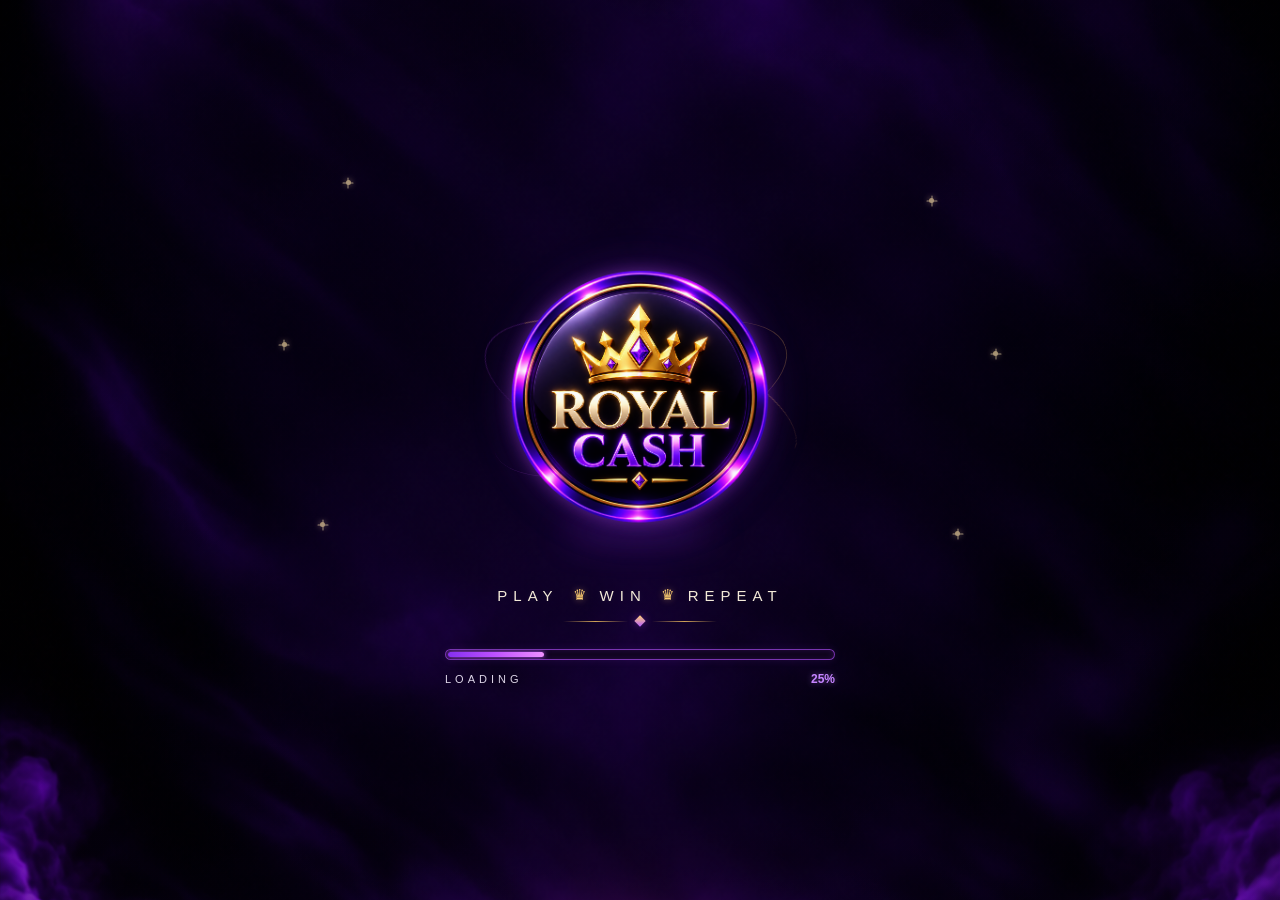
<file: index.html>
<!DOCTYPE html>
<html lang="en">
<head>
  <meta charset="UTF-8" />
  <meta name="viewport" content="width=device-width, initial-scale=1.0" />
  <title>Royal Cash Intro</title>
  <link rel="stylesheet" href="style.css" />
</head>
<body>

  <div class="intro-screen" id="introScreen">

    <div class="bg-overlay"></div>
    <div class="bg-glow"></div>

    <span class="sparkle sp1"></span>
    <span class="sparkle sp2"></span>
    <span class="sparkle sp3"></span>
    <span class="sparkle sp4"></span>
    <span class="sparkle sp5"></span>
    <span class="sparkle sp6"></span>

    <div class="intro-content">

      <div class="logo-stage">
        <div class="orbit orbit-1"></div>
        <div class="orbit orbit-2"></div>
        <div class="logo-glow"></div>

        <img src="royal-cash-logo.png" alt="Royal Cash" class="royal-logo">

        <div class="logo-shadow"></div>
      </div>

      <div class="tagline">
        <span>PLAY</span>
        <span class="tag-icon">♛</span>
        <span>WIN</span>
        <span class="tag-icon">♛</span>
        <span>REPEAT</span>
      </div>

      <div class="mini-divider">
        <span></span>
        <i></i>
        <span></span>
      </div>

      <div class="loading-section">
        <div class="loading-bar">
          <div class="loading-progress" id="loadingProgress">
            <div class="bar-shine"></div>
          </div>
        </div>

        <div class="loading-info">
          <div class="loading-text">
            LOADING<span class="dots"></span>
          </div>
          <div class="loading-percent" id="loadingPercent">0%</div>
        </div>
      </div>

    </div>
  </div>

  <script src="script.js"></script>

</body>
</html>
</file>
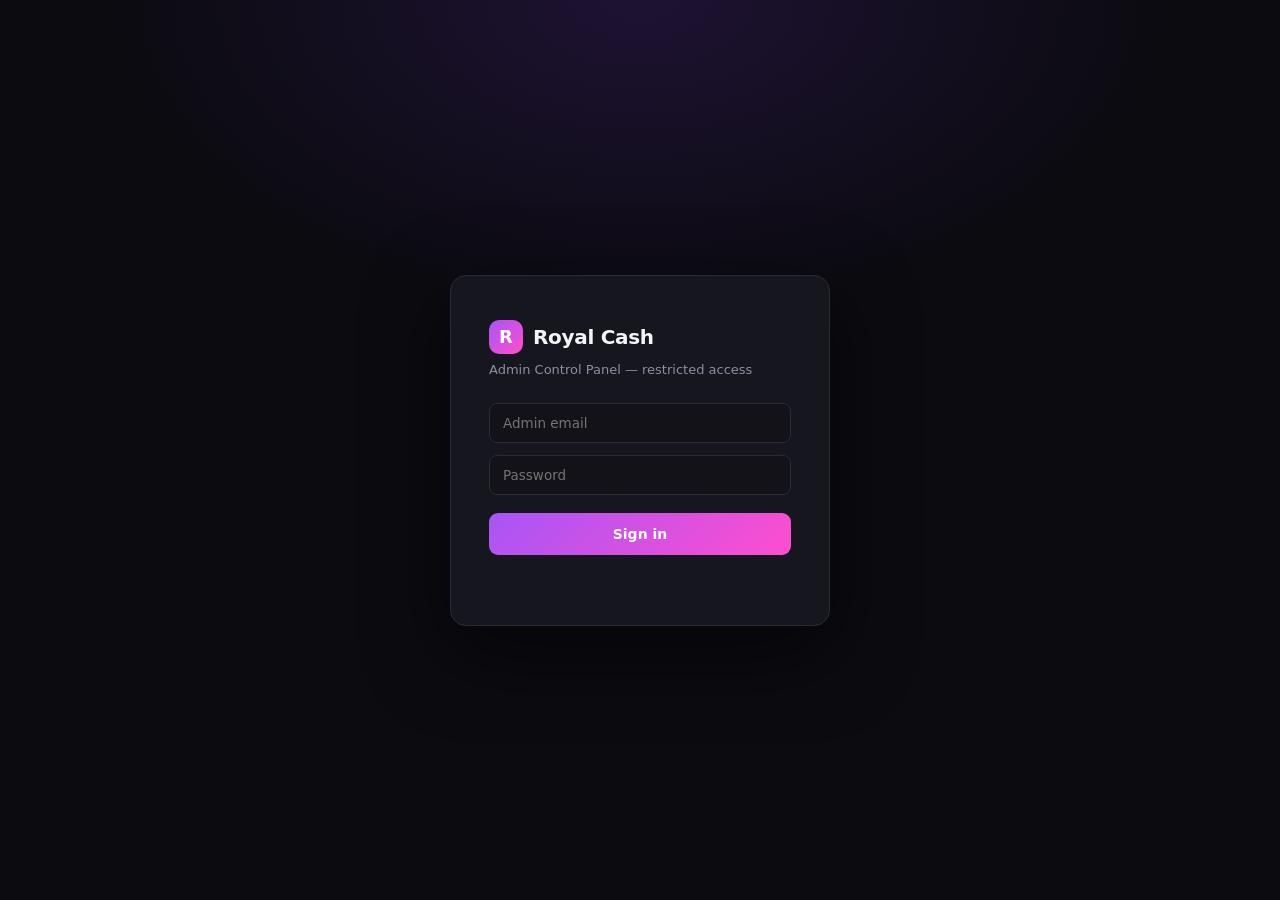
<file: admin.html>
<!DOCTYPE html>
<html lang="en">
<head>
<meta charset="UTF-8">
<meta name="viewport" content="width=device-width, initial-scale=1.0">
<title>Royal Cash — Admin</title>
<style>
*{margin:0;padding:0;box-sizing:border-box;font-family:'Inter','Segoe UI',system-ui,sans-serif}
:root{--bg:#0b0b10;--bg2:#121218;--card:#16161e;--card2:#1c1c26;--border:#2a2a38;--border2:#343442;--acc:#a855f7;--acc2:#ff4ecd;--gold:#e8b339;--txt:#f4f4f6;--mut:#8e8ea3;--green:#34d399;--red:#f87171;--grad:linear-gradient(135deg,#a855f7,#ff4ecd)}
body{background:var(--bg);color:var(--txt);min-height:100vh;font-size:14px}
.hidden{display:none!important}
svg.ic{width:18px;height:18px;stroke:currentColor;fill:none;stroke-width:2;stroke-linecap:round;stroke-linejoin:round;flex-shrink:0}
/* LOGIN */
#loginWrap{min-height:100vh;display:flex;align-items:center;justify-content:center;padding:20px;background:radial-gradient(ellipse 60% 50% at 50% 0%,#1e1233 0%,var(--bg) 70%)}
.login-card{background:var(--card);border:1px solid var(--border);border-radius:16px;padding:44px 38px;width:100%;max-width:380px;box-shadow:0 24px 80px rgba(0,0,0,.5)}
.login-card .brand{display:flex;align-items:center;gap:10px;margin-bottom:8px}
.login-card .brand .mark{width:34px;height:34px;border-radius:10px;background:var(--grad);display:flex;align-items:center;justify-content:center;font-weight:800;color:#fff;font-size:18px}
.login-card h1{font-size:20px;font-weight:700;letter-spacing:-.3px}
.login-card p{color:var(--mut);margin:6px 0 26px;font-size:13px}
.login-card input{width:100%;padding:12px 14px;margin-bottom:12px;background:var(--bg2);border:1px solid var(--border);border-radius:9px;color:var(--txt);font-size:14px;outline:none;transition:.15s}
.login-card input:focus{border-color:var(--acc)}
.login-card button{width:100%;padding:13px;background:var(--grad);border:none;border-radius:9px;color:#fff;font-size:14px;font-weight:600;cursor:pointer;margin-top:6px}
.login-card button:hover{opacity:.92}
#loginErr{color:var(--red);font-size:12px;margin-top:10px;min-height:16px;text-align:center}
/* LAYOUT */
#panel{display:flex;min-height:100vh}
#sidebar{width:248px;background:var(--bg2);border-right:1px solid var(--border);position:fixed;height:100vh;display:flex;flex-direction:column;z-index:10}
.sb-brand{display:flex;align-items:center;gap:10px;padding:22px 20px 18px;border-bottom:1px solid var(--border)}
.sb-brand .mark{width:32px;height:32px;border-radius:9px;background:var(--grad);display:flex;align-items:center;justify-content:center;font-weight:800;color:#fff}
.sb-brand b{font-size:15px;letter-spacing:-.2px}
.sb-brand small{display:block;color:var(--mut);font-size:10px;font-weight:400;letter-spacing:1.5px;text-transform:uppercase}
#nav{flex:1;overflow-y:auto;padding:14px 10px}
.nav-sec{font-size:10px;text-transform:uppercase;letter-spacing:1.5px;color:var(--mut);padding:14px 12px 6px}
.nav-btn{display:flex;align-items:center;gap:11px;width:100%;padding:10px 12px;background:none;border:none;color:var(--mut);font-size:13.5px;font-weight:500;cursor:pointer;border-radius:8px;transition:.15s;text-align:left;margin-bottom:2px}
.nav-btn:hover{color:var(--txt);background:rgba(255,255,255,.04)}
.nav-btn.active{color:#fff;background:rgba(168,85,247,.14)}
.nav-btn.active svg.ic{color:var(--acc2)}
.nav-btn .cnt{margin-left:auto;background:var(--gold);color:#000;font-size:10px;font-weight:700;min-width:20px;height:20px;border-radius:10px;display:flex;align-items:center;justify-content:center;padding:0 6px}
.nav-btn .cnt.hidden{display:none}
.sb-foot{padding:14px;border-top:1px solid var(--border)}
#logoutBtn{display:flex;align-items:center;gap:10px;width:100%;padding:10px 12px;background:none;border:none;color:var(--mut);font-size:13px;cursor:pointer;border-radius:8px}
#logoutBtn:hover{color:var(--red);background:rgba(248,113,113,.08)}
#main{flex:1;margin-left:248px;min-width:0;background:var(--bg)}
#topbar{background:rgba(11,11,16,.85);backdrop-filter:blur(12px);border-bottom:1px solid var(--border);padding:18px 32px;display:flex;justify-content:space-between;align-items:center;position:sticky;top:0;z-index:5}
#topbar h2{font-size:18px;font-weight:650;letter-spacing:-.3px}
#adminBadge{display:flex;align-items:center;gap:8px;background:var(--card);border:1px solid var(--border);padding:7px 14px;border-radius:20px;font-size:12.5px;font-weight:600}
#adminBadge .dot{width:8px;height:8px;border-radius:50%;background:var(--green);box-shadow:0 0 8px var(--green)}
.sec{padding:28px 32px;display:none;max-width:1200px}
.sec.active{display:block;animation:fadeIn .25s}
@keyframes fadeIn{from{opacity:0;transform:translateY(8px)}to{opacity:1;transform:none}}
/* CARDS */
.cards{display:grid;grid-template-columns:repeat(auto-fit,minmax(210px,1fr));gap:16px;margin-bottom:24px}
.stat-card{background:var(--card);border:1px solid var(--border);border-radius:12px;padding:20px;transition:.15s}
.stat-card:hover{border-color:var(--border2)}
.stat-card .top{display:flex;justify-content:space-between;align-items:center;margin-bottom:14px}
.stat-card .lbl{color:var(--mut);font-size:12px;font-weight:500}
.stat-card .ico-w{width:36px;height:36px;border-radius:9px;display:flex;align-items:center;justify-content:center;background:rgba(168,85,247,.12);color:var(--acc2)}
.stat-card .val{font-size:28px;font-weight:700;letter-spacing:-.8px;font-variant-numeric:tabular-nums}
.stat-card .sub{font-size:11.5px;color:var(--mut);margin-top:4px}
/* BOXES + TABLES */
.box{background:var(--card);border:1px solid var(--border);border-radius:12px;margin-bottom:18px;overflow:hidden}
.box-h{padding:18px 22px;border-bottom:1px solid var(--border);display:flex;justify-content:space-between;align-items:center}
.box-h h3{font-size:14.5px;font-weight:650}
.box-b{padding:22px}
table{width:100%;border-collapse:collapse;font-size:13.5px}
th{text-align:left;padding:11px 14px;color:var(--mut);font-weight:550;font-size:11px;text-transform:uppercase;letter-spacing:.8px;border-bottom:1px solid var(--border);background:rgba(255,255,255,.015)}
td{padding:13px 14px;border-bottom:1px solid var(--border);vertical-align:middle}
tbody tr:last-child td{border-bottom:none}
tbody tr{transition:.12s}
tbody tr:hover{background:rgba(255,255,255,.02)}
td .sub{color:var(--mut);font-size:12px}
.btn{display:inline-flex;align-items:center;gap:6px;padding:8px 16px;border:none;border-radius:8px;cursor:pointer;font-size:12.5px;font-weight:600;transition:.15s}
.btn-p{background:var(--grad);color:#fff}
.btn-g{background:rgba(52,211,153,.13);color:var(--green);border:1px solid rgba(52,211,153,.3)}
.btn-r{background:rgba(248,113,113,.1);color:var(--red);border:1px solid rgba(248,113,113,.28)}
.btn-d{background:rgba(255,255,255,.05);border:1px solid var(--border);color:var(--txt)}
.btn:hover{filter:brightness(1.12)}
.btn-sm{padding:6px 12px;font-size:11.5px}
.badge{display:inline-flex;align-items:center;padding:3px 10px;border-radius:20px;font-size:10.5px;font-weight:650;text-transform:uppercase;letter-spacing:.4px}
.b-pend{background:rgba(232,179,57,.13);color:var(--gold);border:1px solid rgba(232,179,57,.35)}
.b-ok{background:rgba(52,211,153,.12);color:var(--green);border:1px solid rgba(52,211,153,.3)}
.b-no{background:rgba(248,113,113,.1);color:var(--red);border:1px solid rgba(248,113,113,.3)}
.b-mut{background:rgba(142,142,163,.12);color:var(--mut);border:1px solid var(--border)}
input[type=text],input[type=number],input[type=url],input[type=password],input[type=email],textarea,select{width:100%;padding:11px 13px;background:var(--bg2);border:1px solid var(--border);border-radius:8px;color:var(--txt);font-size:13.5px;outline:none;margin-bottom:12px;transition:.15s}
input:focus,textarea:focus,select:focus{border-color:var(--acc)}
textarea{resize:vertical;min-height:76px}
label.fl{font-size:11px;color:var(--mut);text-transform:uppercase;letter-spacing:.8px;font-weight:600;display:block;margin-bottom:7px}
.frow{display:grid;grid-template-columns:1fr 1fr;gap:14px}
.empty{color:var(--mut);text-align:center;padding:34px;font-size:13px}
/* MODAL */
.mbg{position:fixed;inset:0;background:rgba(4,4,8,.75);backdrop-filter:blur(6px);display:flex;align-items:center;justify-content:center;z-index:100;padding:20px}
.modal{background:var(--card);border:1px solid var(--border2);border-radius:14px;max-width:580px;width:100%;max-height:92vh;overflow-y:auto;animation:pop .22s;box-shadow:0 32px 100px rgba(0,0,0,.6)}
@keyframes pop{from{transform:scale(.96) translateY(8px);opacity:0}to{transform:none;opacity:1}}
.mh{padding:20px 24px;border-bottom:1px solid var(--border);display:flex;justify-content:space-between;align-items:center}
.mh h3{font-size:16px;font-weight:650}
.mx{background:rgba(255,255,255,.06);border:none;color:var(--mut);width:30px;height:30px;border-radius:8px;cursor:pointer;font-size:14px}
.mx:hover{color:#fff;background:rgba(255,255,255,.12)}
.mb{padding:24px}
.kv{display:flex;justify-content:space-between;gap:16px;padding:11px 0;border-bottom:1px solid var(--border);font-size:13.5px}
.kv:last-child{border:none}
.kv .k{color:var(--mut);flex-shrink:0}
.kv .v{font-weight:550;text-align:right;word-break:break-word}
#depShot{width:100%;border-radius:10px;margin-top:14px;border:1px solid var(--border);max-height:320px;object-fit:contain;background:#000}
.mf{padding:18px 24px;border-top:1px solid var(--border);display:flex;gap:10px;justify-content:flex-end}
/* TOAST + POPUP */
#toast{position:fixed;bottom:22px;right:22px;background:var(--card2);border:1px solid var(--border2);border-left:3px solid var(--acc2);border-radius:10px;padding:14px 18px;z-index:200;box-shadow:0 16px 50px rgba(0,0,0,.5);max-width:330px;animation:slIn .28s;cursor:pointer}
@keyframes slIn{from{transform:translateX(110%);opacity:0}to{transform:none;opacity:1}}
#toast b{font-size:13px;display:block;margin-bottom:3px}
#toast span{font-size:12px;color:var(--mut)}
#npop{position:fixed;top:18px;right:18px;z-index:200;background:var(--card2);border:1px solid rgba(232,179,57,.5);border-radius:12px;padding:18px;max-width:350px;box-shadow:0 16px 60px rgba(0,0,0,.55);animation:pop .25s}
#npop h4{font-size:13.5px;margin-bottom:6px;display:flex;align-items:center;gap:8px}
#npop h4 .pulse{width:9px;height:9px;border-radius:50%;background:var(--gold);animation:pl 1.2s infinite}
@keyframes pl{50%{opacity:.35}}
#npop p{font-size:12.5px;color:var(--mut);margin-bottom:12px}
#npop .row{display:flex;gap:8px}
.img-p{width:72px;height:72px;object-fit:cover;border-radius:8px;border:1px solid var(--border)}
.item-row{display:flex;align-items:center;justify-content:space-between;gap:14px;padding:13px 0;border-bottom:1px solid var(--border)}
.item-row:last-child{border:none}
.item-row .inf{display:flex;align-items:center;gap:12px;min-width:0}
.item-row .inf .t{font-weight:550;font-size:13.5px;white-space:nowrap;overflow:hidden;text-overflow:ellipsis}
.item-row .inf .s{color:var(--mut);font-size:12px}
.item-row .acts{display:flex;gap:6px;flex-shrink:0}
@media(max-width:820px){#sidebar{width:62px}.sb-brand b,.sb-brand small,.nav-btn span.tx,.nav-sec,#logoutBtn span{display:none}.nav-btn{justify-content:center;padding:12px 0}.nav-btn .cnt{position:absolute;margin:-18px 0 0 22px}#main{margin-left:62px}.sec{padding:18px}.frow{grid-template-columns:1fr}#topbar{padding:14px 18px}}
</style>
</head>
<body>

<div id="loginWrap">
  <div class="login-card">
    <div class="brand"><div class="mark">R</div><div><h1>Royal Cash</h1></div></div>
    <p>Admin Control Panel — restricted access</p>
    <input type="email" id="liEmail" placeholder="Admin email" autocomplete="username">
    <input type="password" id="liPass" placeholder="Password" autocomplete="current-password" onkeydown="if(event.key==='Enter')doLogin()">
    <button onclick="doLogin()">Sign in</button>
    <div id="loginErr"></div>
  </div>
</div>

<div id="panel" class="hidden">
<aside id="sidebar">
  <div class="sb-brand"><div class="mark">R</div><div><b>Royal Cash</b><small>Admin Panel</small></div></div>
  <nav id="nav">
    <div class="nav-sec">Overview</div>
    <button class="nav-btn active" onclick="showSec('dashboard',this)"><svg class="ic" viewBox="0 0 24 24"><rect x="3" y="3" width="7" height="9" rx="1"/><rect x="14" y="3" width="7" height="5" rx="1"/><rect x="14" y="12" width="7" height="9" rx="1"/><rect x="3" y="16" width="7" height="5" rx="1"/></svg><span class="tx">Dashboard</span></button>
    <button class="nav-btn" onclick="showSec('deposits',this)"><svg class="ic" viewBox="0 0 24 24"><rect x="2" y="6" width="20" height="12" rx="2"/><circle cx="12" cy="12" r="2.5"/><path d="M6 12h.01M18 12h.01"/></svg><span class="tx">Deposits</span><span id="depCount" class="cnt hidden"></span></button>
    <button class="nav-btn" onclick="showSec('users',this)"><svg class="ic" viewBox="0 0 24 24"><path d="M17 21v-2a4 4 0 0 0-4-4H5a4 4 0 0 0-4 4v2"/><circle cx="9" cy="7" r="4"/><path d="M23 21v-2a4 4 0 0 0-3-3.87M16 3.13a4 4 0 0 1 0 7.75"/></svg><span class="tx">Users</span></button>
    <div class="nav-sec">Content</div>
    <button class="nav-btn" onclick="showSec('ticker',this)"><svg class="ic" viewBox="0 0 24 24"><path d="M3 11l18-7-7 18-2.5-7.5z"/></svg><span class="tx">Tickers</span></button>
    <button class="nav-btn" onclick="showSec('slider',this)"><svg class="ic" viewBox="0 0 24 24"><rect x="3" y="3" width="18" height="18" rx="2"/><circle cx="8.5" cy="8.5" r="1.5"/><path d="M21 15l-5-5L5 21"/></svg><span class="tx">Slider</span></button>
    <button class="nav-btn" onclick="showSec('offers',this)"><svg class="ic" viewBox="0 0 24 24"><rect x="3" y="8" width="18" height="4" rx="1"/><path d="M12 8v13M5 12v9h14v-9"/><path d="M7.5 8a2.5 2.5 0 0 1 0-5C11 3 12 8 12 8s1-5 4.5-5a2.5 2.5 0 0 1 0 5"/></svg><span class="tx">Offers</span></button>
    <button class="nav-btn" onclick="showSec('games',this)"><svg class="ic" viewBox="0 0 24 24"><rect x="2" y="7" width="20" height="11" rx="5"/><path d="M7 11v4M5 13h4"/><circle cx="16" cy="11.5" r="1" fill="currentColor"/><circle cx="18.2" cy="14" r="1" fill="currentColor"/></svg><span class="tx">Games</span></button>
    <div class="nav-sec">System</div>
    <button class="nav-btn" onclick="showSec('payments',this)"><svg class="ic" viewBox="0 0 24 24"><rect x="1" y="4" width="22" height="16" rx="2"/><path d="M1 10h22"/></svg><span class="tx">Payment Methods</span></button>
    <button class="nav-btn" onclick="showSec('notify',this)"><svg class="ic" viewBox="0 0 24 24"><path d="M18 8a6 6 0 0 0-12 0c0 7-3 9-3 9h18s-3-2-3-9"/><path d="M13.7 21a2 2 0 0 1-3.4 0"/></svg><span class="tx">Notifications</span></button>
    <button class="nav-btn" onclick="showSec('settings',this)"><svg class="ic" viewBox="0 0 24 24"><circle cx="12" cy="12" r="3"/><path d="M19.4 15a1.65 1.65 0 0 0 .33 1.82l.06.06a2 2 0 1 1-2.83 2.83l-.06-.06a1.65 1.65 0 0 0-1.82-.33 1.65 1.65 0 0 0-1 1.51V21a2 2 0 1 1-4 0v-.09A1.65 1.65 0 0 0 9 19.4a1.65 1.65 0 0 0-1.82.33l-.06.06a2 2 0 1 1-2.83-2.83l.06-.06a1.65 1.65 0 0 0 .33-1.82 1.65 1.65 0 0 0-1.51-1H3a2 2 0 1 1 0-4h.09A1.65 1.65 0 0 0 4.6 9a1.65 1.65 0 0 0-.33-1.82l-.06-.06a2 2 0 1 1 2.83-2.83l.06.06a1.65 1.65 0 0 0 1.82.33H9a1.65 1.65 0 0 0 1-1.51V3a2 2 0 1 1 4 0v.09a1.65 1.65 0 0 0 1 1.51 1.65 1.65 0 0 0 1.82-.33l.06-.06a2 2 0 1 1 2.83 2.83l-.06.06a1.65 1.65 0 0 0-.33 1.82V9a1.65 1.65 0 0 0 1.51 1H21a2 2 0 1 1 0 4h-.09a1.65 1.65 0 0 0-1.51 1z"/></svg><span class="tx">Settings</span></button>
  </nav>
  <div class="sb-foot"><button id="logoutBtn" onclick="doLogout()"><svg class="ic" viewBox="0 0 24 24"><path d="M9 21H5a2 2 0 0 1-2-2V5a2 2 0 0 1 2-2h4M16 17l5-5-5-5M21 12H9"/></svg><span>Sign out</span></button></div>
</aside>
<main id="main">
<div id="topbar"><h2 id="secTitle">Dashboard</h2><span id="adminBadge"><span class="dot"></span><span id="adminName">Admin</span></span></div>

<div class="sec active" id="sec-dashboard">
  <div class="cards" id="statCards"></div>
  <div class="box"><div class="box-h"><h3>Recent pending deposits</h3></div><div class="box-b" id="dashPending" style="padding-top:6px"><div class="empty">Loading…</div></div></div>
</div>

<div class="sec" id="sec-deposits">
  <div class="box">
    <div class="box-h"><h3>Deposit requests</h3><button class="btn btn-d btn-sm" onclick="loadDeposits()">Refresh</button></div>
    <div style="overflow-x:auto"><table><thead><tr><th>User</th><th>Amount</th><th>Method</th><th>Txn ID</th><th>Date</th><th>Status</th><th></th></tr></thead><tbody id="depTable"></tbody></table></div>
  </div>
</div>

<div class="sec" id="sec-users">
  <div class="box">
    <div class="box-h"><h3>Users</h3><button class="btn btn-d btn-sm" onclick="loadUsers()">Refresh</button></div>
    <div style="overflow-x:auto"><table><thead><tr><th>Name</th><th>Email</th><th>Role</th><th>Wallet</th><th>Score</th><th>Joined</th></tr></thead><tbody id="userTable"></tbody></table></div>
  </div>
</div>

<div class="sec" id="sec-payments">
  <div class="box"><div class="box-h"><h3>Add payment method</h3></div><div class="box-b">
    <div class="frow"><div><label class="fl">Name</label><input type="text" id="pmName" placeholder="e.g. JazzCash"></div>
    <div><label class="fl">Status</label><select id="pmActive"><option value="true">Active</option><option value="false">Disabled</option></select></div></div>
    <label class="fl">Details / link / account info</label><textarea id="pmDetails" placeholder="Account number, payment link, instructions…"></textarea>
    <button class="btn btn-p" onclick="addMethod()">Add method</button>
  </div></div>
  <div class="box"><div class="box-h"><h3>Payment methods</h3></div>
    <div style="overflow-x:auto"><table><thead><tr><th>Name</th><th>Details</th><th>Status</th><th></th></tr></thead><tbody id="pmTable"></tbody></table></div>
  </div>
</div>

<div class="sec" id="sec-games">
  <div class="box"><div class="box-h"><h3 id="gmFormTitle">Add game</h3></div><div class="box-b">
    <input type="hidden" id="gmEditId" value="">
    <div class="frow"><div><label class="fl">Game name</label><input type="text" id="gmName" placeholder="e.g. Lucky Slots"></div>
    <div><label class="fl">Section</label><select id="gmCat"><option value="most_played">Most Played</option><option value="winning_zone">Winning Zone</option><option value="mega_wins">Mega Wins</option></select></div></div>
    <label class="fl">Game link (URL)</label><input type="url" id="gmLink" placeholder="https://…">
    <div class="frow"><div><label class="fl">Bonus badge text</label><input type="text" id="gmBonus" placeholder="e.g. 100% or Free Spins (empty = no badge)"></div>
    <div><label class="fl">Status</label><select id="gmActive"><option value="true">Active</option><option value="false">Disabled</option></select></div></div>
    <label class="fl">Game image</label><input type="text" id="gmImg" style="display:none">
    <div style="margin-top:12px;display:flex;gap:8px;">
      <button class="btn btn-p" id="gmSaveBtn" onclick="saveGame()">Add game</button>
      <button class="btn btn-d" id="gmCancelBtn" onclick="resetGameForm()" style="display:none">Cancel</button>
    </div>
  </div></div>
  <div class="box"><div class="box-h"><h3>Games</h3><button class="btn btn-d btn-sm" onclick="loadGames()">Refresh</button></div>
    <div style="overflow-x:auto"><table><thead><tr><th></th><th>Name</th><th>Section</th><th>Bonus</th><th>Status</th><th></th></tr></thead><tbody id="gmTable"></tbody></table></div>
  </div>
</div>


<div class="sec" id="sec-ticker">
  <div class="box"><div class="box-h"><h3>Top ticker <span class="badge b-ok">live scroll</span></h3></div><div class="box-b">
    <label class="fl">Content</label><textarea id="tickTop" placeholder="Top ticker text…"></textarea>
    <button class="btn btn-p" onclick="saveTicker('top')">Save top ticker</button>
  </div></div>
  <div class="box"><div class="box-h"><h3>Mid-page ticker <span class="badge b-ok">edge-to-edge</span></h3></div><div class="box-b">
    <label class="fl">Content</label><textarea id="tickMid" placeholder="Mid ticker text…"></textarea>
    <button class="btn btn-p" onclick="saveTicker('mid')">Save mid ticker</button>
  </div></div>
</div>

<div class="sec" id="sec-slider">
  <div class="box"><div class="box-h"><h3>Add slide</h3></div><div class="box-b">
    <label class="fl">Image URL</label><input type="url" id="slImg" placeholder="https://…poster.jpg">
    <div class="frow"><div><label class="fl">Title (optional)</label><input type="text" id="slTitle" placeholder="Poster title"></div>
    <div><label class="fl">Display order</label><input type="number" id="slOrder" value="0" min="0"></div></div>
    <button class="btn btn-p" onclick="addSlide()">Add slide</button>
  </div></div>
  <div class="box"><div class="box-h"><h3>Slides</h3></div><div class="box-b" id="slideList" style="padding-top:8px"></div></div>
</div>

<div class="sec" id="sec-offers">
  <div class="box"><div class="box-h"><h3>Publish offer</h3></div><div class="box-b">
    <label class="fl">Type</label><select id="ofType" onchange="document.getElementById('ofImgWrap').style.display=this.value==='image'?'block':'none'"><option value="text">Text promo</option><option value="image">Poster image</option></select>
    <label class="fl">Content</label><textarea id="ofContent" placeholder="Offer text…"></textarea>
    <div id="ofImgWrap" style="display:none"><label class="fl">Image URL</label><input type="url" id="ofImg" placeholder="https://…poster.jpg"></div>
    <button class="btn btn-p" onclick="addOffer()">Publish</button>
  </div></div>
  <div class="box"><div class="box-h"><h3>Offers</h3></div><div class="box-b" id="offerList" style="padding-top:8px"></div></div>
</div>

<div class="sec" id="sec-notify">
  <div class="box"><div class="box-h"><h3>Broadcast</h3></div><div class="box-b">
    <label class="fl">Title</label><input type="text" id="ntTitle" placeholder="Notification title">
    <label class="fl">Message</label><textarea id="ntMsg" placeholder="Message for all users…"></textarea>
    <button class="btn btn-p" onclick="broadcast()">Send to all users</button>
  </div></div>
  <div class="box"><div class="box-h"><h3>Recent</h3></div>
    <div style="overflow-x:auto"><table><thead><tr><th>User</th><th>Title</th><th>Message</th><th>Date</th></tr></thead><tbody id="ntTable"></tbody></table></div>
  </div>
</div>

<div class="sec" id="sec-settings">
  <div class="box"><div class="box-h"><h3>Profile</h3></div><div class="box-b">
    <div class="frow"><div><label class="fl">Name</label><input type="text" id="setName" placeholder="Your name"></div>
    <div><label class="fl">Email</label><input type="email" id="setEmail" placeholder="Your email"></div></div>
    <button class="btn btn-p" onclick="saveProfile()">Save changes</button>
  </div></div>
  <div class="box"><div class="box-h"><h3>Security</h3></div><div class="box-b">
    <div class="frow"><div><label class="fl">Current password</label><input type="password" id="pwCur" placeholder="••••••••"></div>
    <div><label class="fl">New password</label><input type="password" id="pwNew" placeholder="••••••••"></div></div>
    <button class="btn btn-p" onclick="changePw()">Update password</button>
  </div></div>
</div>

</main>
</div>

<div id="depModalBg" class="mbg hidden">
  <div class="modal">
    <div class="mh"><h3 id="depModalTitle">Deposit request</h3><button class="mx" onclick="closeDepModal()">✕</button></div>
    <div class="mb" id="depModalBody"></div>
    <div class="mf" id="depModalFoot"></div>
  </div>
</div>
<div id="toastBox"></div><div id="popBox"></div>

<script>
const API='https://royal-cash-backend-production-04cf.up.railway.app';
let TOKEN=localStorage.getItem('rc_admin_token')||'';
let lastPendingIds=new Set();
const H=()=>({'Content-Type':'application/json','Authorization':'Bearer '+TOKEN});
async function api(m,p,b){const r=await fetch(API+p,{method:m,headers:H(),body:b?JSON.stringify(b):undefined});if(!r.ok){const t=await r.text();throw new Error(t.slice(0,180)||r.status)}return r.json();}
const esc=s=>String(s==null?'':s).replace(/[&<>"]/g,c=>({'&':'&amp;','<':'&lt;','>':'&gt;','"':'&quot;'}[c]));
const fmtD=d=>new Date(d).toLocaleString();
function toast(t,m,ok){const e=document.createElement('div');e.id='toast';e.innerHTML='<b>'+esc(t)+'</b><span>'+esc(m)+'</span>';e.style.borderLeftColor=ok===false?'var(--red)':'var(--acc2)';e.onclick=()=>e.remove();document.getElementById('toastBox').appendChild(e);setTimeout(()=>e.remove(),4500);}
async function doLogin(){
  const email=document.getElementById('liEmail').value.trim(),pass=document.getElementById('liPass').value;
  const err=document.getElementById('loginErr');err.textContent='';
  if(!email||!pass){err.textContent='Enter email and password.';return;}
  try{
    const r=await fetch(API+'/auth/login',{method:'POST',headers:{'Content-Type':'application/json'},body:JSON.stringify({email,password:pass})});
    const d=await r.json();if(!r.ok)throw new Error(d.message||'Login failed');
    if(d.user.role!=='admin'){err.textContent='Restricted — admins only.';return;}
    TOKEN=d.accessToken;localStorage.setItem('rc_admin_token',TOKEN);localStorage.setItem('rc_admin_user',JSON.stringify(d.user));
    document.getElementById('adminName').textContent=d.user.name;
    enterPanel();
  }catch(e){err.textContent=e.message;}
}
function doLogout(){localStorage.removeItem('rc_admin_token');localStorage.removeItem('rc_admin_user');TOKEN='';location.reload();}
function enterPanel(){document.getElementById('loginWrap').classList.add('hidden');document.getElementById('panel').classList.remove('hidden');loadDashboard();loadDeposits(true);setInterval(checkNewDeposits,20000);}
function showSec(id,btn){
  document.querySelectorAll('.sec').forEach(s=>s.classList.remove('active'));
  document.getElementById('sec-'+id).classList.add('active');
  document.querySelectorAll('.nav-btn').forEach(b=>b.classList.remove('active'));
  btn.classList.add('active');
  document.getElementById('secTitle').textContent=btn.querySelector('.tx').textContent;
  if(id==='dashboard')loadDashboard();if(id==='deposits')loadDeposits();if(id==='users')loadUsers();
  if(id==='payments')loadMethods();if(id==='ticker')loadTickers();if(id==='slider')loadSlides();
  if(id==='offers')loadOffers();if(id==='notify')loadNotifs();if(id==='settings')loadSettings();
}

function card(ico,lbl,val,sub){return '<div class="stat-card"><div class="top"><span class="lbl">'+lbl+'</span><span class="ico-w">'+ico+'</span></div><div class="val">'+val+'</div>'+(sub?'<div class="sub">'+sub+'</div>':'')+'</div>';}
const I_USERS='<svg class="ic" viewBox="0 0 24 24" width="18" height="18"><path d="M17 21v-2a4 4 0 0 0-4-4H5a4 4 0 0 0-4 4v2"/><circle cx="9" cy="7" r="4"/><path d="M23 21v-2a4 4 0 0 0-3-3.87M16 3.13a4 4 0 0 1 0 7.75"/></svg>';
const I_HOUR='<svg class="ic" viewBox="0 0 24 24" width="18" height="18"><circle cx="12" cy="12" r="9"/><path d="M12 7v5l3 2"/></svg>';
const I_CHECK='<svg class="ic" viewBox="0 0 24 24" width="18" height="18"><path d="M20 6L9 17l-5-5"/></svg>';
const I_CASH='<svg class="ic" viewBox="0 0 24 24" width="18" height="18"><rect x="2" y="6" width="20" height="12" rx="2"/><circle cx="12" cy="12" r="2.5"/></svg>';
const I_GIFT='<svg class="ic" viewBox="0 0 24 24" width="18" height="18"><rect x="3" y="8" width="18" height="4" rx="1"/><path d="M12 8v13M5 12v9h14v-9"/></svg>';
async function loadDashboard(){
  try{
    const s=await api('GET','/api/admin/stats');
    document.getElementById('statCards').innerHTML=
      card(I_USERS,'Total users',s.totalUsers)+
      card(I_HOUR,'Pending deposits',s.pendingDeposits,'needs review')+
      card(I_CHECK,'Approved',s.approvedDeposits)+
      card(I_CASH,'Volume','$'+Number(s.totalDeposited).toFixed(2),'approved total')+
      card(I_GIFT,'Active offers',s.activeOffers);
    const p=await api('GET','/api/deposits/pending');
    document.getElementById('dashPending').innerHTML=p.length?p.slice(0,5).map(d=>
      '<div class="kv"><span class="k">'+esc(d.user.name)+'</span><span class="v">$'+d.amount+' &nbsp;<span class="badge b-pend">pending</span></span></div>'
    ).join(''):'<div class="empty">No pending deposits</div>';
    updBadge(p.length);
  }catch(e){document.getElementById('statCards').innerHTML='<div class="empty">Error: '+esc(e.message)+'</div>';}
}
function updBadge(n){const b=document.getElementById('depCount');if(n>0){b.textContent=n;b.classList.remove('hidden');}else b.classList.add('hidden');}
let allDeps=[];
async function loadDeposits(silent){
  try{
    allDeps=await api('GET','/api/deposits/pending');updBadge(allDeps.length);
    document.getElementById('depTable').innerHTML=allDeps.length?allDeps.map(d=>'<tr>'+
      '<td><div style="font-weight:600">'+esc(d.user.name)+'</div><div class="sub">'+esc(d.user.email)+'</div></td>'+
      '<td style="font-weight:700;font-variant-numeric:tabular-nums">$'+d.amount+'</td>'+
      '<td>'+esc(d.paymentMethod?d.paymentMethod.name:'—')+'</td>'+
      '<td><span class="sub">'+esc(d.transactionId)+'</span></td><td><span class="sub">'+fmtD(d.createdAt)+'</span></td>'+
      '<td><span class="badge b-pend">pending</span></td>'+
      '<td><button class="btn btn-p btn-sm" onclick="openDep(\''+d.id+'\')">Review</button></td></tr>').join('')
      :'<tr><td colspan="7"><div class="empty">No pending deposits</div></td></tr>';
    if(!silent)allDeps.forEach(d=>lastPendingIds.add(d.id));
  }catch(e){if(!silent)toast('Error',e.message,false);}
}
function kv(k,v){return '<div class="kv"><span class="k">'+k+'</span><span class="v">'+v+'</span></div>';}
function openDep(id){
  const d=allDeps.find(x=>x.id===id);if(!d)return;
  document.getElementById('depModalTitle').textContent=d.user.name+' — deposit request';
  document.getElementById('depModalBody').innerHTML=
    kv('User',esc(d.user.name)+'<br><span class="sub">'+esc(d.user.email)+'</span>')+
    kv('Amount','<span style="font-size:20px;font-weight:700">$'+d.amount+'</span>')+
    kv('Method',esc(d.paymentMethod?d.paymentMethod.name:'—'))+
    kv('Method details','<span class="sub">'+esc(d.paymentMethod?d.paymentMethod.details:'—')+'</span>')+
    kv('Transaction ID','<code style="font-size:12px">'+esc(d.transactionId)+'</code>')+
    kv('Submitted',fmtD(d.createdAt))+
    '<div style="margin-top:14px"><label class="fl">Payment screenshot</label>'+
    '<img id="depShot" src="'+esc(d.screenshotUrl)+'" onerror="this.outerHTML=\'<div class=empty>Could not load screenshot</div>\'"></div>';
  document.getElementById('depModalFoot').innerHTML=
    '<button class="btn btn-r" onclick="decideDep(\''+d.id+'\',\'reject\')">Reject</button>'+
    '<button class="btn btn-g" onclick="decideDep(\''+d.id+'\',\'approve\')">Approve — credit $'+d.amount+'</button>';
  document.getElementById('depModalBg').classList.remove('hidden');
}
function closeDepModal(){document.getElementById('depModalBg').classList.add('hidden');}
async function decideDep(id,act){
  if(!confirm(act==='approve'?'Approve and credit the wallet?':'Reject this deposit?'))return;
  try{await api('PUT','/api/deposits/'+id+'/'+act);
    toast(act==='approve'?'Approved':'Rejected',act==='approve'?'Wallet has been credited.':'User has been notified.',true);
    closeDepModal();loadDeposits();loadDashboard();
  }catch(e){toast('Error',e.message,false);}
}
async function checkNewDeposits(){
  try{
    const p=await api('GET','/api/deposits/pending');updBadge(p.length);
    p.forEach(d=>{if(!lastPendingIds.has(d.id)){lastPendingIds.add(d.id);
      const e=document.createElement('div');e.id='npop';
      e.innerHTML='<h4><span class="pulse"></span>New deposit request</h4><p><b>'+esc(d.user.name)+'</b> submitted <b>$'+d.amount+'</b> via '+esc(d.paymentMethod?d.paymentMethod.name:'—')+'.</p><div class="row"><button class="btn btn-p btn-sm" onclick="this.closest(\'#npop\').remove();showSec(\'deposits\',document.querySelectorAll(\'.nav-btn\')[1])">Review now</button><button class="btn btn-d btn-sm" onclick="this.closest(\'#npop\').remove()">Dismiss</button></div>';
      document.getElementById('popBox').appendChild(e);setTimeout(()=>e.remove(),18000);
    }});
  }catch(e){}
}
async function loadUsers(){
  try{
    const u=await api('GET','/api/admin/users');
    document.getElementById('userTable').innerHTML=u.length?u.map(x=>'<tr>'+
      '<td style="font-weight:600">'+esc(x.name)+'</td><td><span class="sub">'+esc(x.email)+'</span></td>'+
      '<td>'+(x.role==='admin'?'<span class="badge b-ok">admin</span>':'<span class="badge b-mut">user</span>')+'</td>'+
      '<td style="font-variant-numeric:tabular-nums">$'+Number(x.walletBalance).toFixed(2)+'</td><td>'+x.activityScore+'</td><td><span class="sub">'+fmtD(x.createdAt)+'</span></td></tr>').join('')
      :'<tr><td colspan="6"><div class="empty">No users</div></td></tr>';
  }catch(e){toast('Error',e.message,false);}
}
async function loadMethods(){
  try{
    const m=await api('GET','/api/payment-methods/all');
    document.getElementById('pmTable').innerHTML=m.length?m.map(x=>'<tr>'+
      '<td style="font-weight:600">'+esc(x.name)+'</td><td><span class="sub">'+esc(x.details).substring(0,70)+'</span></td>'+
      '<td>'+(x.isActive?'<span class="badge b-ok">active</span>':'<span class="badge b-mut">disabled</span>')+'</td>'+
      '<td style="white-space:nowrap"><button class="btn btn-d btn-sm" onclick="toggleMethod(\''+x.id+'\','+(!x.isActive)+')">'+(x.isActive?'Disable':'Enable')+'</button> '+
      '<button class="btn btn-r btn-sm" onclick="delMethod(\''+x.id+'\')">Delete</button></td></tr>').join('')
      :'<tr><td colspan="4"><div class="empty">No payment methods yet</div></td></tr>';
  }catch(e){toast('Error',e.message,false);}
}
async function addMethod(){
  const name=document.getElementById('pmName').value.trim(),details=document.getElementById('pmDetails').value.trim();
  const isActive=document.getElementById('pmActive').value==='true';
  if(!name||!details){toast('Required','Enter a name and details.',false);return;}
  try{await api('POST','/api/payment-methods',{name,details,isActive});
    document.getElementById('pmName').value='';document.getElementById('pmDetails').value='';
    toast('Saved','Payment method added.',true);loadMethods();
  }catch(e){toast('Error',e.message,false);}
}
async function toggleMethod(id,on){try{await api('PUT','/api/payment-methods/'+id,{isActive:on});loadMethods();}catch(e){toast('Error',e.message,false);}}
async function delMethod(id){if(!confirm('Delete this payment method?'))return;try{await api('DELETE','/api/payment-methods/'+id);loadMethods();}catch(e){toast('Error',e.message,false);}}
async function loadTickers(){
  try{
    const t=await api('GET','/api/ticker/top');document.getElementById('tickTop').value=t.content||'';
    const m=await api('GET','/api/ticker/mid');document.getElementById('tickMid').value=m.content||'';
  }catch(e){toast('Error',e.message,false);}
}
async function saveTicker(pos){
  try{await api('PUT','/api/ticker/'+pos,{content:document.getElementById(pos==='top'?'tickTop':'tickMid').value});
    toast('Saved',pos==='top'?'Top ticker updated.':'Mid ticker updated.',true);
  }catch(e){toast('Error',e.message,false);}
}
async function loadSlides(){
  try{
    const s=await api('GET','/api/slider');
    document.getElementById('slideList').innerHTML=s.length?s.map(x=>
      '<div class="item-row"><div class="inf"><img class="img-p" src="'+esc(x.imageUrl)+'" onerror="this.style.display=\'none\'"><div><div class="t">'+esc(x.title||'Untitled slide')+'</div><div class="s">Order '+x.sortOrder+' · '+(x.isActive?'visible':'hidden')+'</div></div></div>'+
      '<div class="acts"><button class="btn btn-d btn-sm" onclick="toggleSlide(\''+x.id+'\','+(!x.isActive)+')">'+(x.isActive?'Hide':'Show')+'</button><button class="btn btn-r btn-sm" onclick="delSlide(\''+x.id+'\')">Delete</button></div></div>'
    ).join(''):'<div class="empty">No slides yet</div>';
  }catch(e){toast('Error',e.message,false);}
}
async function addSlide(){
  const imageUrl=document.getElementById('slImg').value.trim();
  if(!imageUrl){toast('Required','Enter an image URL.',false);return;}
  try{await api('POST','/api/slider',{imageUrl,title:document.getElementById('slTitle').value.trim(),sortOrder:parseInt(document.getElementById('slOrder').value)||0});
    document.getElementById('slImg').value='';document.getElementById('slTitle').value='';toast('Saved','Slide added.',true);loadSlides();
  }catch(e){toast('Error',e.message,false);}
}
async function toggleSlide(id,on){try{await api('PUT','/api/slider/'+id,{isActive:on});loadSlides();}catch(e){toast('Error',e.message,false);}}
async function delSlide(id){if(!confirm('Delete this slide?'))return;try{await api('DELETE','/api/slider/'+id);loadSlides();}catch(e){toast('Error',e.message,false);}}
async function loadOffers(){
  try{
    const o=await api('GET','/api/offer');
    document.getElementById('offerList').innerHTML=o.length?o.map(x=>
      '<div class="item-row"><div class="inf">'+(x.type==='image'?'<img class="img-p" src="'+esc(x.imageUrl)+'" onerror="this.style.display=\'none\'">':'')+'<div><div class="t">'+(x.type==='image'?'Poster':esc((x.content||'').substring(0,60)))+'</div><div class="s">'+x.type+' · '+(x.isActive?'live':'off')+'</div></div></div>'+
      '<div class="acts"><button class="btn btn-d btn-sm" onclick="toggleOffer(\''+x.id+'\','+(!x.isActive)+')">'+(x.isActive?'Unpublish':'Publish')+'</button><button class="btn btn-r btn-sm" onclick="delOffer(\''+x.id+'\')">Delete</button></div></div>'
    ).join(''):'<div class="empty">No offers yet</div>';
  }catch(e){toast('Error',e.message,false);}
}
async function addOffer(){
  const type=document.getElementById('ofType').value,content=document.getElementById('ofContent').value.trim(),imageUrl=document.getElementById('ofImg').value.trim();
  if(type==='text'&&!content){toast('Required','Enter the offer text.',false);return;}
  if(type==='image'&&!imageUrl){toast('Required','Enter an image URL.',false);return;}
  try{await api('POST','/api/offer',{type,content,imageUrl});
    document.getElementById('ofContent').value='';document.getElementById('ofImg').value='';
    toast('Published','Offer is now live.',true);loadOffers();
  }catch(e){toast('Error',e.message,false);}
}
async function toggleOffer(id,on){try{await api('PUT','/api/offer/'+id,{isActive:on});loadOffers();}catch(e){toast('Error',e.message,false);}}
async function delOffer(id){if(!confirm('Delete this offer?'))return;try{await api('DELETE','/api/offer/'+id);loadOffers();}catch(e){toast('Error',e.message,false);}}
async function loadNotifs(){
  try{
    const n=await api('GET','/api/notifications/all');
    document.getElementById('ntTable').innerHTML=n.length?n.map(x=>'<tr>'+
      '<td><span class="sub">'+esc(x.user?x.user.name+' · '+x.user.email:'—')+'</span></td>'+
      '<td style="font-weight:600">'+esc(x.title)+'</td><td><span class="sub">'+esc(x.message).substring(0,90)+'</span></td><td><span class="sub">'+fmtD(x.createdAt)+'</span></td></tr>').join('')
      :'<tr><td colspan="4"><div class="empty">No notifications</div></td></tr>';
  }catch(e){toast('Error',e.message,false);}
}
async function broadcast(){
  const title=document.getElementById('ntTitle').value.trim(),message=document.getElementById('ntMsg').value.trim();
  if(!title||!message){toast('Required','Enter a title and message.',false);return;}
  if(!confirm('Send to all users?'))return;
  try{await api('POST','/api/notifications/broadcast',{title,message});
    try{const pr=await api('POST','/api/push/send',{title:title,body:message});
      toast('Push','Sent to '+pr.sent+'/'+pr.total+' devices.',pr.sent>0);}catch(pe){toast('Push failed','Check backend.',false);}
    document.getElementById('ntTitle').value='';document.getElementById('ntMsg').value='';
    toast('Sent','Broadcast delivered.',true);loadNotifs();
  }catch(e){toast('Error',e.message,false);}
}
function loadSettings(){
  try{const u=JSON.parse(localStorage.getItem('rc_admin_user')||'{}');
    document.getElementById('setName').value=u.name||'';document.getElementById('setEmail').value=u.email||'';
  }catch(e){}
}
async function saveProfile(){
  const name=document.getElementById('setName').value.trim(),email=document.getElementById('setEmail').value.trim();
  if(!name||!email){toast('Required','Enter name and email.',false);return;}
  try{const u=await api('PUT','/api/admin/profile',{name,email});
    localStorage.setItem('rc_admin_user',JSON.stringify(u));
    document.getElementById('adminName').textContent=u.name;
    toast('Saved','Profile updated.',true);
  }catch(e){toast('Error',e.message,false);}
}
async function changePw(){
  const cur=document.getElementById('pwCur').value,nw=document.getElementById('pwNew').value;
  if(!cur||!nw){toast('Required','Enter both passwords.',false);return;}
  if(nw.length<6){toast('Weak password','Use at least 6 characters.',false);return;}
  try{const u=JSON.parse(localStorage.getItem('rc_admin_user')||'{}');
    await api('POST','/auth/change-password',{email:u.email,currentPassword:cur,newPassword:nw});
    document.getElementById('pwCur').value='';document.getElementById('pwNew').value='';
    toast('Saved','Password updated.',true);
  }catch(e){toast('Error',e.message,false);}
}
document.getElementById('depModalBg').addEventListener('click',e=>{if(e.target.id==='depModalBg')closeDepModal();});
if(TOKEN){
  fetch(API+'/api/admin/stats',{headers:H()}).then(r=>{
    if(r.ok){const u=JSON.parse(localStorage.getItem('rc_admin_user')||'{}');if(u.name)document.getElementById('adminName').textContent=u.name;enterPanel();}
    else{localStorage.removeItem('rc_admin_token');localStorage.removeItem('rc_admin_user');TOKEN='';}
  }).catch(()=>{localStorage.removeItem('rc_admin_token');localStorage.removeItem('rc_admin_user');TOKEN='';});
}
</script>
<style>
/* Professional image picker */
.rc-img-picker{
  border:2px dashed transparent;
  border-radius:16px;
  padding:28px 16px;
  text-align:center;
  cursor:pointer;
  transition:all .25s ease;
  background:linear-gradient(#16121f,#16121f) padding-box,linear-gradient(135deg,#7b2ff7,#f107a3) border-box;
  margin-bottom:10px;
  position:relative;
  overflow:hidden;
}
.rc-img-picker::before{
  content:'';
  position:absolute;
  inset:0;
  background:radial-gradient(circle at 50% 0%,rgba(168,85,247,.15),transparent 60%);
  pointer-events:none;
}
.rc-img-picker:hover{
  transform:translateY(-2px) scale(1.01);
  box-shadow:0 8px 30px rgba(168,85,247,.3);
}
.rc-img-picker .rc-picker-icon{
  font-size:40px;
  display:block;
  margin-bottom:10px;
  filter:drop-shadow(0 0 12px rgba(241,7,163,.5));
  animation:rcPickerBounce 2s ease-in-out infinite;
}
@keyframes rcPickerBounce{
  0%,100%{transform:translateY(0);}
  50%{transform:translateY(-6px);}
}
.rc-img-picker .rc-picker-text{
  background:linear-gradient(90deg,#c084fc,#f0abfc);
  -webkit-background-clip:text;
  background-clip:text;
  color:transparent;
  font-size:15px;
  font-weight:700;
}
.rc-img-picker .rc-picker-sub{
  color:#6b7280;
  font-size:12px;
  margin-top:6px;
  display:block;
}
.rc-img-preview{
  display:none;
  position:relative;
  margin-bottom:10px;
  border-radius:14px;
  overflow:hidden;
  border:1px solid rgba(168,85,247,.4);
}
.rc-img-preview.show{display:block;}
.rc-img-preview img{
  width:100%;
  max-height:180px;
  object-fit:cover;
  display:block;
}
.rc-img-preview .rc-img-remove{
  position:absolute;
  top:8px;
  right:8px;
  width:28px;
  height:28px;
  border-radius:50%;
  border:none;
  background:rgba(0,0,0,.7);
  color:#fff;
  font-size:16px;
  cursor:pointer;
  line-height:1;
}
.rc-img-preview .rc-img-remove:hover{background:#f107a3;}
</style>
<script>
/* ROYAL CASH — PROFESSIONAL GALLERY PICKER */
(function(){
  function makePicker(inputId, pickerId, hint){
    var input = document.getElementById(inputId);
    if(!input || document.getElementById(pickerId + '_zone')) return;
    input.style.display = 'none';
    // hide the old label too
    var label = input.previousElementSibling;
    if(label && label.tagName === 'LABEL') label.style.display = 'none';

    var hintHtml = hint ? '<div style="margin-top:8px;padding:10px 12px;border-radius:10px;background:rgba(168,85,247,.08);border:1px solid rgba(168,85,247,.25);font-size:12px;color:#a78bfa;line-height:1.5;">💡 ' + hint + '</div>' : '';

    var wrap = document.createElement('div');
    wrap.innerHTML =
      '<label class="fl">Select image</label>' +
      '<div class="rc-img-picker" id="' + pickerId + '_zone">' +
        '<span class="rc-picker-icon">✨🖼️✨</span>' +
        '<span class="rc-picker-text">Click to choose image</span>' +
        '<span class="rc-picker-sub">PNG, JPG — any size, auto-optimized ✨</span>' +
      '</div>' +
      '<div class="rc-img-preview" id="' + pickerId + '_pv">' +
        '<img id="' + pickerId + '_img">' +
        '<button type="button" class="rc-img-remove" id="' + pickerId + '_rm">×</button>' +
      '</div>' +
      '<div id="' + pickerId + '_dims" style="display:none;font-size:12px;color:#6b7280;margin-bottom:8px;"></div>' +
      hintHtml +
      '<input type="file" id="' + pickerId + '_file" accept="image/*" style="display:none">' +
      '<input type="hidden" id="' + pickerId + '_data">';
    input.parentNode.insertBefore(wrap, input.nextSibling);

    var zone = document.getElementById(pickerId + '_zone');
    var fileIn = document.getElementById(pickerId + '_file');
    var pv = document.getElementById(pickerId + '_pv');
    var pvImg = document.getElementById(pickerId + '_img');
    var dimsEl = document.getElementById(pickerId + '_dims');

    zone.addEventListener('click', function(){ fileIn.click(); });

    fileIn.addEventListener('change', function(e){
      var file = e.target.files[0];
      if(!file) return;
      // Auto-resize to perfect size — client ko kuch sochna nahi parega!
      var img = new Image();
      var objUrl = URL.createObjectURL(file);
      img.onload = function(){
        URL.revokeObjectURL(objUrl);
        // Slider: 1920x800 | Offer: max 1200px wide
        var isSlider = pickerId === 'slPick';
        var targetW = isSlider ? 1920 : 1200;
        var targetH = isSlider ? 800 : 0;
        var w = img.width, h = img.height;
        // Smart crop/resize to exact target
        var canvas = document.createElement('canvas');
        if(isSlider){
          canvas.width = targetW; canvas.height = targetH;
          // Cover-fit: crop center
          var scale = Math.max(targetW / w, targetH / h);
          var sw = targetW / scale, sh = targetH / scale;
          var sx = (w - sw) / 2, sy = (h - sh) / 2;
          canvas.getContext('2d').drawImage(img, sx, sy, sw, sh, 0, 0, targetW, targetH);
        } else {
          if(w > targetW){ h = Math.round(h * targetW / w); w = targetW; }
          canvas.width = w; canvas.height = h;
          canvas.getContext('2d').drawImage(img, 0, 0, w, h);
        }
        var dataUrl = canvas.toDataURL('image/jpeg', 0.88);
        document.getElementById(pickerId + '_data').value = dataUrl;
        pvImg.src = dataUrl;
        pv.classList.add('show');
        zone.style.display = 'none';
        dimsEl.style.display = 'block';
        var kb = Math.round(dataUrl.length * 0.75 / 1024);
        dimsEl.innerHTML = '✅ Perfect! Auto-resized to <b>' + canvas.width + ' × ' + canvas.height + 'px</b> (' + kb + 'KB)';
      };
      img.onerror = function(){ alert('Could not read image.'); };
      img.src = objUrl;
    });

    document.getElementById(pickerId + '_rm').addEventListener('click', function(e){
      e.stopPropagation();
      document.getElementById(pickerId + '_data').value = '';
      fileIn.value = '';
      pv.classList.remove('show');
      dimsEl.style.display = 'none';
      zone.style.display = 'block';
    });
  }

  function init(){
    makePicker('slImg', 'slPick', 'Recommended: <b>1920 × 800px</b> (wide banner). Keep important content in the center — sides may crop on mobile.');
    makePicker('ofImg', 'ofPick', 'Recommended: <b>800 × 800px</b> (square) or <b>1200 × 628px</b> (wide).');
  }
  if(document.readyState === 'loading') document.addEventListener('DOMContentLoaded', init);
  else init();

  var origAddSlide = window.addSlide;
  window.addSlide = async function(){
    var d = document.getElementById('slPick_data');
    if(d && d.value) document.getElementById('slImg').value = d.value;
    return origAddSlide();
  };
  var origAddOffer = window.addOffer;
  window.addOffer = async function(){
    var d = document.getElementById('ofPick_data');
    if(d && d.value) document.getElementById('ofImg').value = d.value;
    return origAddOffer();
  };
})();
</script>

<script>
/* ROYAL CASH — Admin Games management */
(function(){
  var _showSec = window.showSec;
  window.showSec = function(id, btn){ _showSec(id, btn); if(id === 'games') loadGames(); };
})();

var GM_CATS = { most_played: 'Most Played', winning_zone: 'Winning Zone', mega_wins: 'Mega Wins' };

async function loadGames(){
  try{
    const g = await api('GET', '/api/games/all');
    document.getElementById('gmTable').innerHTML = g.length ? g.map(function(x){
      return '<tr>' +
      '<td><img src="' + esc(x.imageUrl) + '" alt="" style="width:52px;height:52px;object-fit:cover;border-radius:8px;"></td>' +
      '<td style="font-weight:600">' + esc(x.name) + '</td>' +
      '<td><span class="sub">' + esc(GM_CATS[x.category] || x.category) + '</span></td>' +
      '<td>' + (x.bonus ? '<span class="badge b-ok">' + esc(x.bonus) + '</span>' : '<span class="sub">—</span>') + '</td>' +
      '<td>' + (x.isActive ? '<span class="badge b-ok">active</span>' : '<span class="badge b-mut">disabled</span>') + '</td>' +
      '<td style="white-space:nowrap">' +
        '<button class="btn btn-d btn-sm" onclick="editGame(\'' + x.id + '\')">Edit</button> ' +
        '<button class="btn btn-d btn-sm" onclick="toggleGame(\'' + x.id + '\',' + (!x.isActive) + ')">' + (x.isActive ? 'Disable' : 'Enable') + '</button> ' +
        '<button class="btn btn-r btn-sm" onclick="delGame(\'' + x.id + '\')">Delete</button></td></tr>';
    }).join('') : '<tr><td colspan="6"><div class="empty">No games yet</div></td></tr>';
  }catch(e){ toast('Error', e.message, false); }
}

function gmImageData(){ return document.getElementById('gmPick_data').value; }
function setGameImage(dataUrl){
  var pv = document.getElementById('gmPick_pv'), img = document.getElementById('gmPick_img'),
      zone = document.getElementById('gmPick_zone'), data = document.getElementById('gmPick_data');
  if(!pv) return;
  data.value = dataUrl || '';
  if(dataUrl){ img.src = dataUrl; pv.classList.add('show'); zone.style.display = 'none'; }
  else { pv.classList.remove('show'); zone.style.display = 'block'; }
}

async function saveGame(){
  const id = document.getElementById('gmEditId').value;
  const name = document.getElementById('gmName').value.trim();
  const linkUrl = document.getElementById('gmLink').value.trim();
  const imageUrl = gmImageData();
  const bonus = document.getElementById('gmBonus').value.trim();
  const category = document.getElementById('gmCat').value;
  const isActive = document.getElementById('gmActive').value === 'true';
  if(!name || !linkUrl){ toast('Required', 'Enter a game name and link.', false); return; }
  if(!imageUrl){ toast('Required', 'Choose a game image.', false); return; }
  try{
    if(id){ await api('PUT', '/api/games/' + id, { name, linkUrl, imageUrl, bonus, category, isActive }); toast('Saved', 'Game updated.', true); }
    else { await api('POST', '/api/games', { name, linkUrl, imageUrl, bonus, category, isActive }); toast('Saved', 'Game added.', true); }
    resetGameForm(); loadGames();
  }catch(e){ toast('Error', e.message, false); }
}

function editGame(id){
  api('GET', '/api/games/all').then(function(g){
    const x = g.find(function(y){ return y.id === id; });
    if(!x) return;
    document.getElementById('gmEditId').value = x.id;
    document.getElementById('gmName').value = x.name;
    document.getElementById('gmLink').value = x.linkUrl;
    document.getElementById('gmBonus').value = x.bonus || '';
    document.getElementById('gmCat').value = x.category;
    document.getElementById('gmActive').value = String(!!x.isActive);
    setGameImage(x.imageUrl);
    document.getElementById('gmFormTitle').textContent = 'Edit game';
    document.getElementById('gmSaveBtn').textContent = 'Update game';
    document.getElementById('gmCancelBtn').style.display = 'inline-block';
    window.scrollTo({ top: 0, behavior: 'smooth' });
  }).catch(function(e){ toast('Error', e.message, false); });
}

function resetGameForm(){
  document.getElementById('gmEditId').value = '';
  document.getElementById('gmName').value = '';
  document.getElementById('gmLink').value = '';
  document.getElementById('gmBonus').value = '';
  document.getElementById('gmCat').value = 'most_played';
  document.getElementById('gmActive').value = 'true';
  setGameImage('');
  document.getElementById('gmFormTitle').textContent = 'Add game';
  document.getElementById('gmSaveBtn').textContent = 'Add game';
  document.getElementById('gmCancelBtn').style.display = 'none';
}

async function toggleGame(id, on){ try{ await api('PUT', '/api/games/' + id, { isActive: on }); loadGames(); }catch(e){ toast('Error', e.message, false); } }
async function delGame(id){ if(!confirm('Delete this game?')) return; try{ await api('DELETE', '/api/games/' + id); loadGames(); }catch(e){ toast('Error', e.message, false); } }

/* Self-contained image picker for games (click to choose, auto-optimized) */
(function initGamePicker(){
  function init(){
    var input = document.getElementById('gmImg');
    if(!input || document.getElementById('gmPick_zone')) return;
    input.style.display = 'none';
    var wrap = document.createElement('div');
    wrap.innerHTML =
      '<div class="rc-img-picker" id="gmPick_zone">' +
        '<span class="rc-picker-icon">🎮🖼️</span>' +
        '<span class="rc-picker-text">Click to choose image</span>' +
        '<span class="rc-picker-sub">PNG, JPG — auto-optimized</span>' +
      '</div>' +
      '<div class="rc-img-preview" id="gmPick_pv"><img id="gmPick_img"><button type="button" class="rc-img-remove" id="gmPick_rm">×</button></div>' +
      '<input type="file" id="gmPick_file" accept="image/*" style="display:none">' +
      '<input type="hidden" id="gmPick_data">';
    input.parentNode.insertBefore(wrap, input.nextSibling);
    var zone = document.getElementById('gmPick_zone'), fileIn = document.getElementById('gmPick_file'),
        pv = document.getElementById('gmPick_pv'), pvImg = document.getElementById('gmPick_img');
    zone.addEventListener('click', function(){ fileIn.click(); });
    fileIn.addEventListener('change', function(e){
      var file = e.target.files[0]; if(!file) return;
      var img = new Image(), objUrl = URL.createObjectURL(file);
      img.onload = function(){
        URL.revokeObjectURL(objUrl);
        var maxW = 800, w = img.width, h = img.height;
        if(w > maxW){ h = Math.round(h * maxW / w); w = maxW; }
        var canvas = document.createElement('canvas');
        canvas.width = w; canvas.height = h;
        canvas.getContext('2d').drawImage(img, 0, 0, w, h);
        var dataUrl = canvas.toDataURL('image/jpeg', 0.85);
        document.getElementById('gmPick_data').value = dataUrl;
        pvImg.src = dataUrl; pv.classList.add('show'); zone.style.display = 'none';
      };
      img.onerror = function(){ alert('Could not read image.'); };
      img.src = objUrl;
    });
    document.getElementById('gmPick_rm').addEventListener('click', function(e){
      e.stopPropagation(); setGameImage('');
      document.getElementById('gmPick_file').value = '';
    });
  }
  if(document.readyState === 'loading') document.addEventListener('DOMContentLoaded', init);
  else init();
})();
</script>

</body>
</html>
</file>
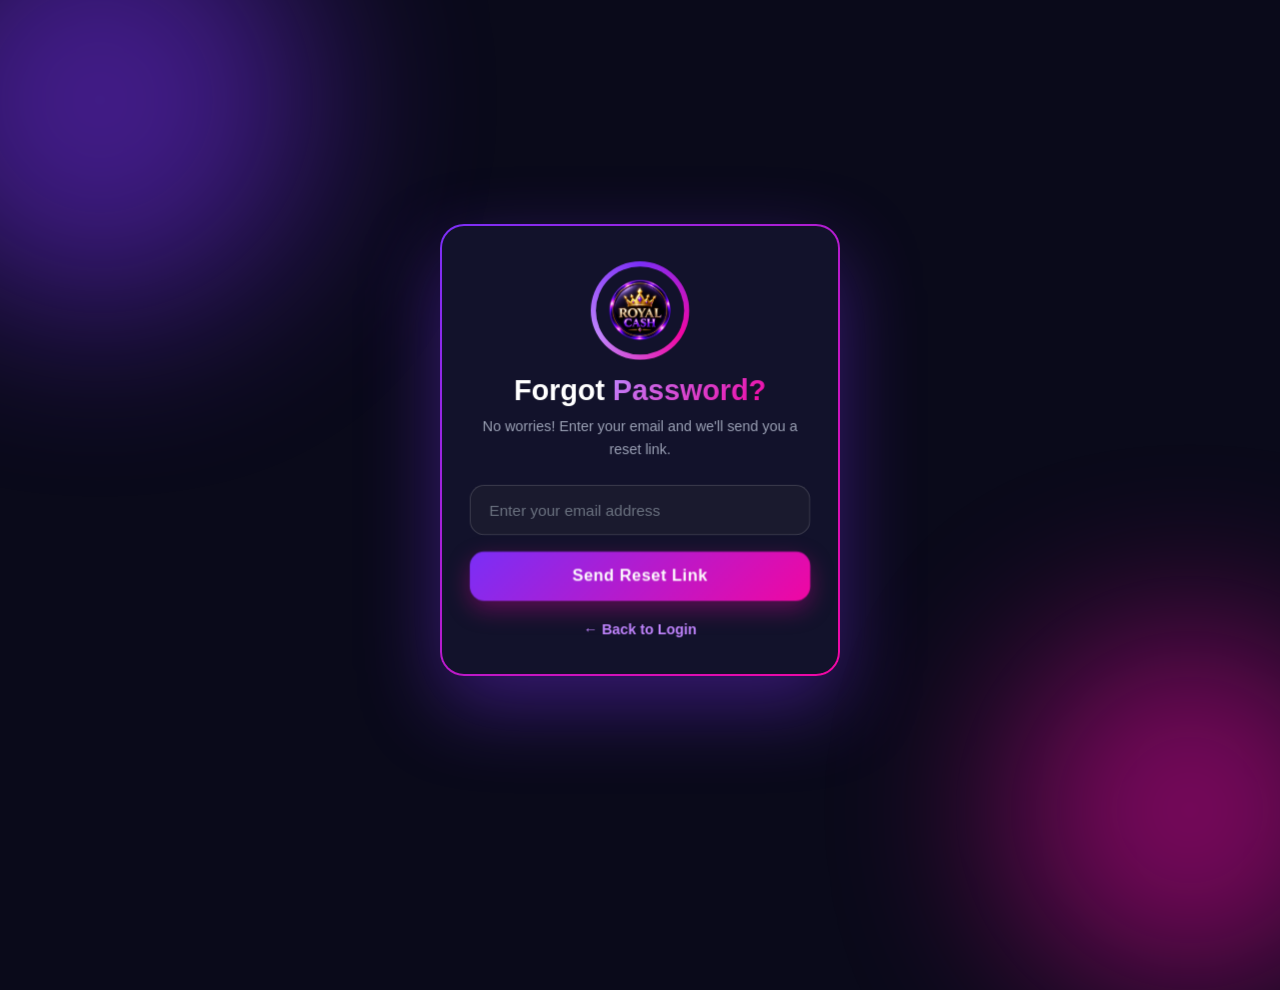
<file: forgot-password.html>
<!DOCTYPE html>
<html lang="en">
<head>
<meta charset="UTF-8">
<meta name="viewport" content="width=device-width, initial-scale=1.0">
<title>Forgot Password — Royal Cash</title>
<style>
  *{margin:0;padding:0;box-sizing:border-box;font-family:'Segoe UI',Arial,sans-serif}
  body{min-height:100vh;display:flex;align-items:center;justify-content:center;background:#0a0a1a;overflow:hidden;perspective:1200px}

  /* Animated background blobs */
  .blob{position:absolute;border-radius:50%;filter:blur(90px);opacity:.5;animation:float 8s ease-in-out infinite;z-index:0}
  .blob1{width:420px;height:420px;background:#7b2ff7;top:-110px;left:-110px}
  .blob2{width:360px;height:360px;background:#f107a3;bottom:-90px;right:-90px;animation-delay:-4s}
  @keyframes float{0%,100%{transform:translate(0,0) scale(1)}50%{transform:translate(50px,40px) scale(1.12)}}

  /* Floating particles */
  #particles{position:absolute;inset:0;z-index:1;pointer-events:none;overflow:hidden}
  .particle{position:absolute;bottom:-20px;border-radius:50%;background:radial-gradient(circle,#f0abfc,transparent 70%);opacity:0;animation:rise linear infinite}
  @keyframes rise{0%{transform:translateY(0) scale(1);opacity:0}10%{opacity:.8}85%{opacity:.4}100%{transform:translateY(-110vh) scale(.6);opacity:0}}

  /* 3D Card */
  .fp-card{position:relative;z-index:2;background:linear-gradient(#12122b,#12122b) padding-box,linear-gradient(135deg,#7b2ff7,#f107a3) border-box;border:2px solid transparent;border-radius:24px;padding:40px 32px;width:100%;max-width:400px;text-align:center;color:#fff;box-shadow:0 30px 80px rgba(123,47,247,.4);transform-style:preserve-3d;transition:transform .15s ease-out;animation:cardIn .6s cubic-bezier(.2,.9,.3,1.2)}
  @keyframes cardIn{0%{transform:scale(.85) translateY(40px) rotateX(12deg);opacity:0}100%{transform:scale(1) translateY(0) rotateX(0);opacity:1}}
  .fp-card > *{transform:translateZ(30px)}

  /* Spinning ring around logo */
  .fp-logo-wrap{position:relative;width:96px;height:96px;margin:0 auto 14px}
  .fp-logo-wrap::before{content:"";position:absolute;inset:0;border-radius:50%;background:conic-gradient(#7b2ff7,#f107a3,#c084fc,#7b2ff7);animation:spin 4s linear infinite}
  .fp-logo-wrap::after{content:"";position:absolute;inset:5px;border-radius:50%;background:#12122b}
  .fp-logo{position:absolute;inset:14px;width:68px;height:68px;object-fit:contain;z-index:2}
  @keyframes spin{to{transform:rotate(360deg)}}

  .fp-card h1{font-size:28px;margin-bottom:8px}
  .fp-card h1 span{background:linear-gradient(135deg,#c084fc,#f107a3);-webkit-background-clip:text;background-clip:text;color:transparent}
  .fp-card p{color:#9aa0b4;font-size:14px;margin-bottom:24px;line-height:1.6}

  .fp-input{width:100%;padding:15px 18px;border-radius:14px;border:1.5px solid rgba(255,255,255,.15);background:#1a1a2e;color:#fff;font-size:15px;outline:none;margin-bottom:16px;transition:border-color .2s,box-shadow .2s,transform .2s}
  .fp-input:focus{border-color:#a855f7;box-shadow:0 0 0 3px rgba(168,85,247,.25);transform:translateZ(15px)}
  .fp-input::placeholder{color:#6b7280}

  .fp-btn{width:100%;padding:15px;border:none;border-radius:14px;background:linear-gradient(135deg,#7b2ff7,#f107a3);color:#fff;font-size:16px;font-weight:700;cursor:pointer;letter-spacing:.5px;box-shadow:0 8px 24px rgba(241,7,163,.35);transition:transform .15s,box-shadow .15s;position:relative;overflow:hidden}
  .fp-btn:hover{transform:translateZ(20px) scale(1.02);box-shadow:0 14px 36px rgba(241,7,163,.55)}
  .fp-btn:active{transform:translateZ(5px) scale(.98)}
  .fp-btn::after{content:"";position:absolute;top:0;left:-80%;width:50%;height:100%;background:linear-gradient(105deg,transparent,rgba(255,255,255,.35),transparent);transform:skewX(-20deg);animation:shine 3s ease-in-out infinite}
  @keyframes shine{0%{left:-80%}60%,100%{left:130%}}

  .fp-msg{margin-top:16px;padding:12px 16px;border-radius:12px;font-size:14px;display:none}
  .fp-msg.show{display:block;animation:msgIn .3s ease-out}
  .fp-msg.success{background:rgba(34,197,94,.12);border:1px solid rgba(34,197,94,.4);color:#86efac}
  .fp-msg.error{background:rgba(239,68,68,.12);border:1px solid rgba(239,68,68,.4);color:#fca5a5;animation:msgIn .3s ease-out,shake .4s ease-out}
  @keyframes msgIn{0%{transform:translateY(-8px);opacity:0}100%{transform:translateY(0);opacity:1}}
  @keyframes shake{0%,100%{transform:translateX(0)}25%{transform:translateX(-6px)}75%{transform:translateX(6px)}}

  .fp-back{display:inline-block;margin-top:20px;color:#c084fc;font-size:14px;text-decoration:none;font-weight:600}
  .fp-back:hover{text-decoration:underline}
</style>
</head>
<body>

<div class="blob blob1" data-depth="50"></div>
<div class="blob blob2" data-depth="80"></div>
<div id="particles"></div>

<div class="fp-card" id="fpCard">
  <div class="fp-logo-wrap"><img src="royal-cash-logo.png" alt="Royal Cash" class="fp-logo"></div>
  <h1>Forgot <span>Password?</span></h1>
  <p>No worries! Enter your email and we'll send you a reset link.</p>

  <input type="email" id="email" class="fp-input" placeholder="Enter your email address">

  <button class="fp-btn" onclick="forgotPassword()">Send Reset Link</button>

  <div id="fpMessage" class="fp-msg"></div>

  <a href="mid-page.html" class="fp-back">← Back to Login</a>
</div>

<script>
/* 3D tilt + parallax */
const card = document.getElementById("fpCard");
document.addEventListener("mousemove", (e) => {
    const x = e.clientX / window.innerWidth - 0.5;
    const y = e.clientY / window.innerHeight - 0.5;
    card.style.transform = `rotateY(${x * 14}deg) rotateX(${-y * 14}deg)`;
    document.querySelectorAll(".blob").forEach(b => {
        const d = parseFloat(b.dataset.depth || 40);
        b.style.translate = `${-x * d}px ${-y * d}px`;
    });
});
document.addEventListener("mouseleave", () => {
    card.style.transform = "rotateY(0deg) rotateX(0deg)";
});

/* Floating particles */
(function(){
    const box = document.getElementById("particles");
    for(let i = 0; i < 28; i++){
        const p = document.createElement("span");
        p.className = "particle";
        const size = 4 + Math.random() * 10;
        p.style.width = size + "px";
        p.style.height = size + "px";
        p.style.left = Math.random() * 100 + "%";
        p.style.animationDuration = (7 + Math.random() * 9) + "s";
        p.style.animationDelay = (Math.random() * 10) + "s";
        box.appendChild(p);
    }
})();

/* Forgot password */
async function forgotPassword(){
    const email = document.getElementById("email").value.trim();
    if(!email){ showMessage("Please enter your email address", "error"); return; }
    try{
        const response = await fetch(
        "https://royal-cash-backend-production-04cf.up.railway.app/auth/forgot-password",
        {
            method:"POST",
            headers:{ "Content-Type":"application/json" },
            body:JSON.stringify({ email:email })
        });
        const data = await response.json();
        if(!response.ok){ showMessage(data.message || "Something went wrong", "error"); return; }
        showMessage(data.message || "Reset link sent! Check your inbox.", "success");
    }
    catch(err){
        showMessage("Server connection failed", "error");
    }
}

function showMessage(text, type){
    const msgBox = document.getElementById("fpMessage");
    msgBox.textContent = text;
    msgBox.className = "fp-msg show " + type;
}

document.getElementById("email").addEventListener("keydown", (e) => {
    if(e.key === "Enter") forgotPassword();
});
</script>

</body>
</html>
</file>
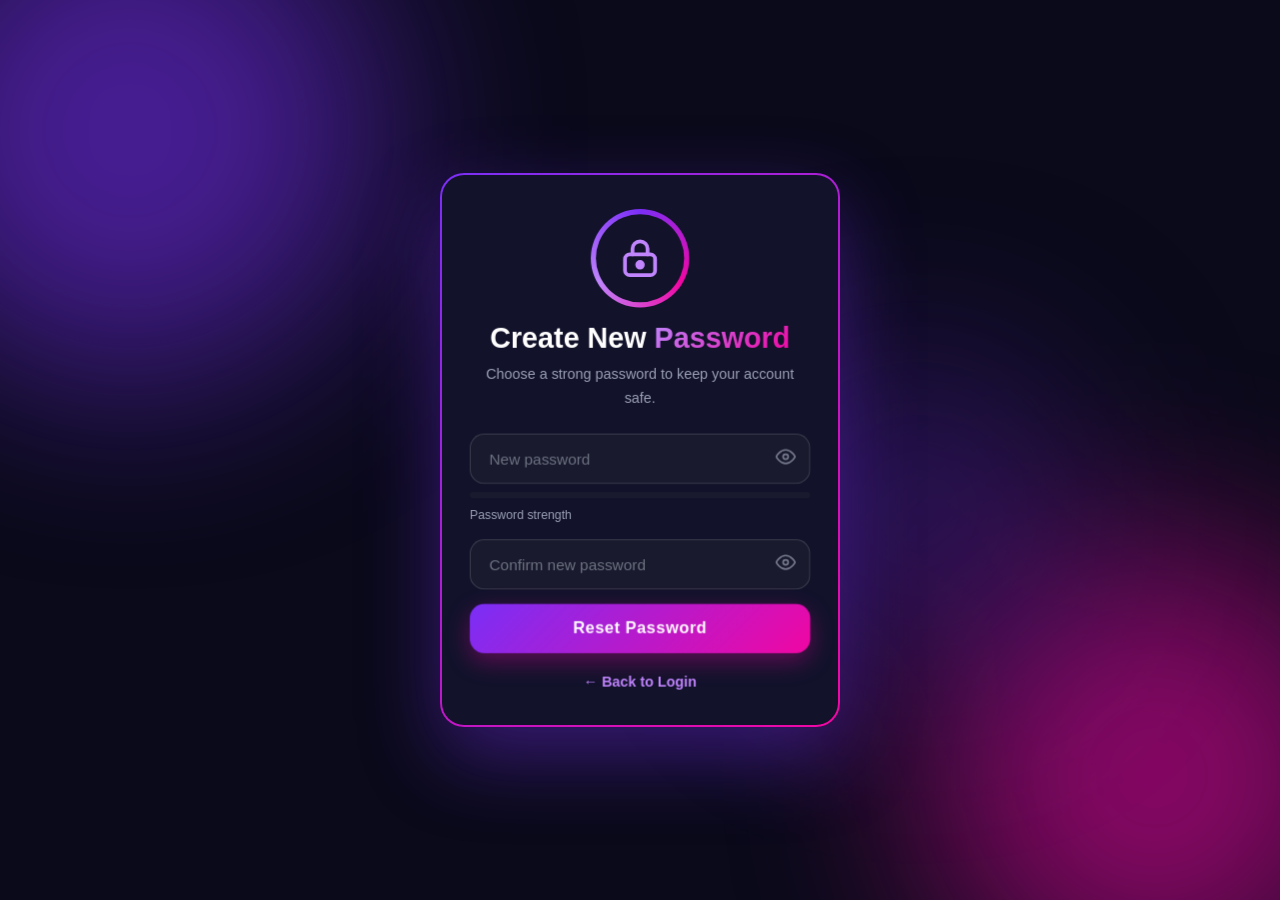
<file: reset-password.html>
<!DOCTYPE html>
<html lang="en">
<head>
<meta charset="UTF-8">
<meta name="viewport" content="width=device-width, initial-scale=1.0">
<title>Reset Password — Royal Cash</title>
<style>
  *{margin:0;padding:0;box-sizing:border-box;font-family:'Segoe UI',Arial,sans-serif}
  body{min-height:100vh;display:flex;align-items:center;justify-content:center;background:#0a0a1a;overflow:hidden;perspective:1200px}

  /* Aurora background */
  .aurora{position:fixed;inset:0;z-index:0;overflow:hidden}
  .blob{position:absolute;filter:blur(100px);opacity:.55;animation:drift 12s ease-in-out infinite alternate}
  .b1{width:500px;height:500px;background:#7b2ff7;top:-120px;left:-120px;border-radius:50%}
  .b2{width:450px;height:450px;background:#f107a3;bottom:-100px;right:-100px;border-radius:50%;animation-delay:-4s}
  .b3{width:300px;height:300px;background:#4c1d95;top:40%;left:60%;border-radius:50%;animation-delay:-8s}
  @keyframes drift{0%{transform:translate(0,0) scale(1);border-radius:50%}50%{border-radius:40% 60% 55% 45%}100%{transform:translate(60px,-40px) scale(1.15);border-radius:60% 40% 45% 55%}}

  #particles{position:absolute;inset:0;z-index:1;pointer-events:none;overflow:hidden}
  .particle{position:absolute;bottom:-20px;border-radius:50%;background:radial-gradient(circle,#f0abfc,transparent 70%);opacity:0;animation:rise linear infinite}
  @keyframes rise{0%{transform:translateY(0);opacity:0}10%{opacity:.8}85%{opacity:.4}100%{transform:translateY(-110vh);opacity:0}}

  /* 3D Card */
  .rp-card{position:relative;z-index:2;background:linear-gradient(#12122b,#12122b) padding-box,linear-gradient(135deg,#7b2ff7,#f107a3) border-box;border:2px solid transparent;border-radius:24px;padding:40px 32px;width:100%;max-width:400px;text-align:center;color:#fff;box-shadow:0 30px 80px rgba(123,47,247,.4);transform-style:preserve-3d;transition:transform .15s ease-out;animation:cardIn .6s cubic-bezier(.2,.9,.3,1.2)}
  @keyframes cardIn{0%{transform:scale(.85) translateY(40px) rotateX(12deg);opacity:0}100%{transform:scale(1) translateY(0) rotateX(0);opacity:1}}
  .rp-card > *{transform:translateZ(30px)}

  /* Spinning ring + lock */
  .rp-icon-wrap{position:relative;width:96px;height:96px;margin:0 auto 14px}
  .rp-icon-wrap::before{content:"";position:absolute;inset:0;border-radius:50%;background:conic-gradient(#7b2ff7,#f107a3,#c084fc,#7b2ff7);animation:spin 4s linear infinite}
  .rp-icon-wrap::after{content:"";position:absolute;inset:5px;border-radius:50%;background:#12122b}
  .rp-icon-wrap svg{position:absolute;inset:26px;width:44px;height:44px;z-index:2}
  @keyframes spin{to{transform:rotate(360deg)}}

  .rp-card h1{font-size:28px;margin-bottom:8px}
  .rp-card h1 span{background:linear-gradient(135deg,#c084fc,#f107a3);-webkit-background-clip:text;background-clip:text;color:transparent}
  .rp-card p{color:#9aa0b4;font-size:14px;margin-bottom:24px;line-height:1.6}

  .rp-field{position:relative;margin-bottom:14px}
  .rp-input{width:100%;padding:15px 48px 15px 18px;border-radius:14px;border:1.5px solid rgba(255,255,255,.15);background:#1a1a2e;color:#fff;font-size:15px;outline:none;transition:border-color .2s,box-shadow .2s}
  .rp-input:focus{border-color:#a855f7;box-shadow:0 0 0 3px rgba(168,85,247,.25)}
  .rp-input::placeholder{color:#6b7280}
  .eye-btn{position:absolute;right:8px;top:50%;transform:translateY(-50%);background:none;border:none;cursor:pointer;padding:6px;opacity:.7}
  .eye-btn:hover{opacity:1}
  .match-icon{position:absolute;right:44px;top:50%;transform:translateY(-50%);font-size:18px;font-weight:700;display:none}
  .match-icon.ok{display:block;color:#4ade80}
  .match-icon.bad{display:block;color:#f87171}

  /* Strength meter */
  .strength{margin:-6px 0 16px;text-align:left}
  .strength-bar{height:6px;border-radius:6px;background:#1a1a2e;overflow:hidden;margin-bottom:6px}
  #strengthFill{height:100%;width:0%;border-radius:6px;transition:width .3s,background .3s;background:linear-gradient(90deg,#f107a3,#7b2ff7)}
  #strengthLabel{font-size:12px;color:#9aa0b4}

  .rp-btn{width:100%;padding:15px;border:none;border-radius:14px;background:linear-gradient(135deg,#7b2ff7,#f107a3);color:#fff;font-size:16px;font-weight:700;cursor:pointer;letter-spacing:.5px;box-shadow:0 8px 24px rgba(241,7,163,.35);transition:transform .15s,box-shadow .15s;position:relative;overflow:hidden}
  .rp-btn:hover{transform:translateZ(20px) scale(1.02);box-shadow:0 14px 36px rgba(241,7,163,.55)}
  .rp-btn:active{transform:translateZ(5px) scale(.98)}
  .rp-btn::after{content:"";position:absolute;top:0;left:-80%;width:50%;height:100%;background:linear-gradient(105deg,transparent,rgba(255,255,255,.35),transparent);transform:skewX(-20deg);animation:shine 3s ease-in-out infinite}
  @keyframes shine{0%{left:-80%}60%,100%{left:130%}}

  .rp-msg{margin-top:16px;padding:12px 16px;border-radius:12px;font-size:14px;display:none}
  .rp-msg.show{display:block;animation:msgIn .3s ease-out}
  .rp-msg.success{background:rgba(34,197,94,.12);border:1px solid rgba(34,197,94,.4);color:#86efac}
  .rp-msg.error{background:rgba(239,68,68,.12);border:1px solid rgba(239,68,68,.4);color:#fca5a5;animation:msgIn .3s ease-out,shake .4s ease-out}
  @keyframes msgIn{0%{transform:translateY(-8px);opacity:0}100%{transform:translateY(0);opacity:1}}
  @keyframes shake{0%,100%{transform:translateX(0)}25%{transform:translateX(-6px)}75%{transform:translateX(6px)}}

  .rp-back{display:inline-block;margin-top:20px;color:#c084fc;font-size:14px;text-decoration:none;font-weight:600}
  .rp-back:hover{text-decoration:underline}

  /* Success checkmark */
  .check-svg{width:110px;height:110px;margin:0 auto 16px}
  .check-svg circle{fill:none;stroke:url(#checkGrad);stroke-width:3;stroke-dasharray:157;stroke-dashoffset:157;animation:draw .7s ease forwards}
  .check-svg path{fill:none;stroke:url(#checkGrad);stroke-width:4;stroke-linecap:round;stroke-linejoin:round;stroke-dasharray:48;stroke-dashoffset:48;animation:draw .45s .6s ease forwards}
  @keyframes draw{to{stroke-dashoffset:0}}

  /* Confetti */
  .confetti{position:fixed;left:50%;top:38%;width:9px;height:9px;z-index:20;pointer-events:none;border-radius:2px;animation:boom 1.4s ease-out forwards}
  @keyframes boom{0%{transform:translate(0,0) rotate(0) scale(1);opacity:1}100%{transform:translate(var(--tx),var(--ty)) rotate(720deg) scale(.6);opacity:0}}
</style>
</head>
<body>

<div class="aurora">
  <div class="blob b1" data-depth="50"></div>
  <div class="blob b2" data-depth="80"></div>
  <div class="blob b3" data-depth="35"></div>
</div>
<div id="particles"></div>

<!-- RESET FORM -->
<div class="rp-card" id="rpCard">
  <div class="rp-icon-wrap">
    <svg viewBox="0 0 24 24" fill="none" stroke="#c084fc" stroke-width="2" stroke-linecap="round">
      <rect x="4" y="10" width="16" height="11" rx="2.5"/>
      <path d="M8 10V7a4 4 0 0 1 8 0v3"/>
      <circle cx="12" cy="15.5" r="1.5" fill="#c084fc"/>
    </svg>
  </div>
  <h1>Create New <span>Password</span></h1>
  <p>Choose a strong password to keep your account safe.</p>

  <div class="rp-field">
    <input type="password" id="newPassword" class="rp-input" placeholder="New password">
    <button type="button" class="eye-btn" onclick="togglePw('newPassword')">
      <svg viewBox="0 0 24 24" width="20" height="20" fill="none" stroke="#9aa0b4" stroke-width="2"><path d="M1 12s4-8 11-8 11 8 11 8-4 8-11 8-11-8-11-8z"/><circle cx="12" cy="12" r="3"/></svg>
    </button>
  </div>

  <div class="strength">
    <div class="strength-bar"><div id="strengthFill"></div></div>
    <span id="strengthLabel">Password strength</span>
  </div>

  <div class="rp-field">
    <input type="password" id="confirmPassword" class="rp-input" placeholder="Confirm new password" style="padding-right:70px">
    <span class="match-icon" id="matchIcon"></span>
    <button type="button" class="eye-btn" onclick="togglePw('confirmPassword')">
      <svg viewBox="0 0 24 24" width="20" height="20" fill="none" stroke="#9aa0b4" stroke-width="2"><path d="M1 12s4-8 11-8 11 8 11 8-4 8-11 8-11-8-11-8z"/><circle cx="12" cy="12" r="3"/></svg>
    </button>
  </div>

  <button class="rp-btn" onclick="resetPassword()">Reset Password</button>

  <div id="rpMessage" class="rp-msg"></div>

  <a href="mid-page.html" class="rp-back">← Back to Login</a>
</div>

<!-- SUCCESS -->
<div class="rp-card" id="successCard" style="display:none">
  <svg class="check-svg" viewBox="0 0 52 52">
    <defs><linearGradient id="checkGrad" x1="0" y1="0" x2="1" y2="1">
      <stop offset="0" stop-color="#7b2ff7"/><stop offset="1" stop-color="#f107a3"/>
    </linearGradient></defs>
    <circle cx="26" cy="26" r="24"/>
    <path d="M15 27l7.5 7.5L37 19"/>
  </svg>
  <h1>Password <span>Reset!</span></h1>
  <p>Your password has been changed successfully.<br>Redirecting to login in <b id="countdown" style="color:#fff">5</b>s...</p>
  <a href="mid-page.html" class="rp-back">Go to Login now →</a>
</div>

<script>
const API = "https://royal-cash-backend-production-04cf.up.railway.app";
const token = new URLSearchParams(window.location.search).get("token");

/* 3D tilt + parallax */
const card = document.getElementById("rpCard");
document.addEventListener("mousemove", (e) => {
    const x = e.clientX / window.innerWidth - 0.5;
    const y = e.clientY / window.innerHeight - 0.5;
    [card, document.getElementById("successCard")].forEach(c => {
        if(c) c.style.transform = `rotateY(${x * 14}deg) rotateX(${-y * 14}deg)`;
    });
    document.querySelectorAll(".blob").forEach(b => {
        const d = parseFloat(b.dataset.depth || 40);
        b.style.translate = `${-x * d}px ${-y * d}px`;
    });
});

/* Particles */
(function(){
    const box = document.getElementById("particles");
    for(let i = 0; i < 28; i++){
        const p = document.createElement("span");
        p.className = "particle";
        const size = 4 + Math.random() * 10;
        p.style.width = size + "px";
        p.style.height = size + "px";
        p.style.left = Math.random() * 100 + "%";
        p.style.animationDuration = (7 + Math.random() * 9) + "s";
        p.style.animationDelay = (Math.random() * 10) + "s";
        box.appendChild(p);
    }
})();

/* Show/hide password */
function togglePw(id){
    const input = document.getElementById(id);
    input.type = input.type === "password" ? "text" : "password";
}

/* Strength meter */
const pwInput = document.getElementById("newPassword");
const fill = document.getElementById("strengthFill");
const label = document.getElementById("strengthLabel");
pwInput.addEventListener("input", () => {
    const pw = pwInput.value;
    let score = 0;
    if(pw.length >= 8) score++;
    if(pw.length >= 12) score++;
    if(/[A-Z]/.test(pw) && /[a-z]/.test(pw)) score++;
    if(/\d/.test(pw)) score++;
    if(/[^A-Za-z0-9]/.test(pw)) score++;
    const levels = [
        {w:"0%", t:"Password strength", c:"#555"},
        {w:"20%", t:"Weak 😟", c:"#f87171"},
        {w:"40%", t:"Fair 🙂", c:"#fb923c"},
        {w:"60%", t:"Good 😊", c:"#facc15"},
        {w:"80%", t:"Strong 💪", c:"#4ade80"},
        {w:"100%", t:"Excellent! 🔥", c:"#4ade80"}
    ];
    const l = levels[score];
    fill.style.width = l.w;
    fill.style.background = l.c;
    label.textContent = l.t;
    label.style.color = l.c;
    checkMatch();
});

/* Match indicator */
const confirmInput = document.getElementById("confirmPassword");
const matchIcon = document.getElementById("matchIcon");
function checkMatch(){
    const a = pwInput.value, b = confirmInput.value;
    if(!b){ matchIcon.className = "match-icon"; return; }
    if(a === b){ matchIcon.textContent = "✓"; matchIcon.className = "match-icon ok"; }
    else { matchIcon.textContent = "✗"; matchIcon.className = "match-icon bad"; }
}
confirmInput.addEventListener("input", checkMatch);

/* Reset */
async function resetPassword(){
    const np = pwInput.value;
    const cp = confirmInput.value;

    if(!token){ showMessage("Invalid or expired reset link", "error"); return; }
    if(np.length < 6){ showMessage("Password must be at least 6 characters", "error"); return; }
    if(np !== cp){ showMessage("Passwords do not match", "error"); return; }

    try{
        const response = await fetch(API + "/auth/reset-password", {
            method:"POST",
            headers:{ "Content-Type":"application/json" },
            body:JSON.stringify({ token: token, newPassword: np })
        });
        const data = await response.json();
        if(!response.ok){ showMessage(data.message || "Reset failed", "error"); return; }
        showSuccess();
    }
    catch(err){ showMessage("Server connection failed", "error"); }
}

function showMessage(text, type){
    const m = document.getElementById("rpMessage");
    m.textContent = text;
    m.className = "rp-msg show " + type;
}

/* Success: confetti + countdown redirect */
function showSuccess(){
    document.getElementById("rpCard").style.display = "none";
    const s = document.getElementById("successCard");
    s.style.display = "block";
    confettiBurst();
    let n = 5;
    const cd = document.getElementById("countdown");
    const iv = setInterval(() => {
        n--;
        if(cd) cd.textContent = n;
        if(n <= 0){ clearInterval(iv); window.location.href = "mid-page.html"; }
    }, 1000);
}

function confettiBurst(){
    const colors = ["#7b2ff7","#f107a3","#c084fc","#f0abfc","#ffffff"];
    for(let i = 0; i < 60; i++){
        const c = document.createElement("span");
        c.className = "confetti";
        c.style.background = colors[i % colors.length];
        const angle = Math.random() * Math.PI * 2;
        const dist = 130 + Math.random() * 200;
        c.style.setProperty("--tx", Math.cos(angle) * dist + "px");
        c.style.setProperty("--ty", Math.sin(angle) * dist + "px");
        document.body.appendChild(c);
        setTimeout(() => c.remove(), 1500);
    }
}
</script>

</body>
</html>
</file>
<file: style.css>
/* =========================================
   ROYAL CASH INTRO - COMPLETE CSS
========================================= */

* {
  margin: 0;
  padding: 0;
  box-sizing: border-box;
}

html,
body {
  width: 100%;
  height: 100%;
}

body {
  overflow: hidden;
  font-family: Arial, Helvetica, sans-serif;
  background: #05020b;
}


/* =========================================
   MAIN INTRO SCREEN
========================================= */

.intro-screen {
  position: fixed;
  inset: 0;

  width: 100%;
  height: 100vh;

  overflow: hidden;

  display: flex;
  align-items: center;
  justify-content: center;

  /* YOUR SAVED BACKGROUND IMAGE */
  background:
    linear-gradient(
      rgba(4, 1, 10, 0.10),
      rgba(4, 1, 10, 0.18)
    ),
    url("royal cash background.png");

  background-size: cover;
  background-position: center;
  background-repeat: no-repeat;

  transition:
    opacity 0.8s ease,
    visibility 0.8s ease;
}


/* Fade when loading finishes */

.intro-screen.hide {
  opacity: 0;
  visibility: hidden;
}


/* =========================================
   VERY LIGHT OVERLAY
========================================= */

.bg-overlay {
  position: absolute;
  inset: 0;

  background:
    radial-gradient(
      circle at center,
      transparent 45%,
      rgba(0, 0, 0, 0.18) 100%
    );

  pointer-events: none;
}


/* Extra CSS glow not needed because
   background image already has purple glow */

.bg-glow {
  display: none;
}


/* =========================================
   MAIN CONTENT
========================================= */

.intro-content {
  position: relative;
  z-index: 5;

  width: 100%;

  display: flex;
  flex-direction: column;

  justify-content: center;
  align-items: center;

  padding: 20px;
}


/* =========================================
   LOGO AREA
========================================= */

.logo-stage {
  position: relative;

  width: 370px;
  height: 370px;

  display: flex;
  justify-content: center;
  align-items: center;

  animation:
    floatLogo 3.6s ease-in-out infinite;
}


/* Soft glow behind logo */

.logo-glow {
  position: absolute;

  width: 255px;
  height: 255px;

  border-radius: 50%;

  background:
    radial-gradient(
      circle,
      rgba(183, 71, 255, 0.25),
      rgba(120, 30, 220, 0.07) 55%,
      transparent 75%
    );

  filter: blur(28px);

  animation:
    glowPulse 3s ease-in-out infinite;
}


/* Main Royal Cash logo */

.royal-logo {
  position: relative;

  width: 295px;
  max-width: 70vw;

  object-fit: contain;

  z-index: 4;

  filter:
    drop-shadow(
      0 0 8px rgba(195, 83, 255, 0.38)
    )
    drop-shadow(
      0 0 20px rgba(116, 30, 220, 0.20)
    );
}


/* Floating shadow */

.logo-shadow {
  position: absolute;

  bottom: 42px;

  width: 155px;
  height: 18px;

  border-radius: 50%;

  background:
    rgba(157, 61, 255, 0.28);

  filter: blur(17px);

  animation:
    shadowPulse 3.6s ease-in-out infinite;
}


/* Logo floating animation */

@keyframes floatLogo {

  0%,
  100% {
    transform: translateY(0px);
  }

  50% {
    transform: translateY(-10px);
  }

}


/* Glow animation */

@keyframes glowPulse {

  0%,
  100% {
    transform: scale(0.95);
    opacity: 0.55;
  }

  50% {
    transform: scale(1.05);
    opacity: 0.9;
  }

}


/* Shadow animation */

@keyframes shadowPulse {

  0%,
  100% {
    transform: scaleX(1);
    opacity: 0.42;
  }

  50% {
    transform: scaleX(0.78);
    opacity: 0.20;
  }

}


/* =========================================
   SUBTLE ORBIT LINES
========================================= */

.orbit {
  position: absolute;

  border-radius: 50%;

  pointer-events: none;

  opacity: 0.55;
}


.orbit-1 {
  width: 325px;
  height: 130px;

  border-top:
    1px solid rgba(255, 194, 95, 0.75);

  border-left:
    1px solid rgba(197, 92, 255, 0.40);

  transform: rotate(18deg);

  filter:
    drop-shadow(
      0 0 5px rgba(196, 85, 255, 0.18)
    );

  animation:
    orbitOne 13s linear infinite;
}


.orbit-2 {
  width: 310px;
  height: 122px;

  border-bottom:
    1px solid rgba(205, 91, 255, 0.32);

  border-right:
    1px solid rgba(255, 198, 95, 0.40);

  transform: rotate(-20deg);

  animation:
    orbitTwo 15s linear infinite;
}


@keyframes orbitOne {

  from {
    transform: rotate(18deg);
  }

  to {
    transform: rotate(378deg);
  }

}


@keyframes orbitTwo {

  from {
    transform: rotate(-20deg);
  }

  to {
    transform: rotate(-380deg);
  }

}


/* =========================================
   SMALL SPARKLES
========================================= */

.sparkle {
  position: absolute;

  width: 5px;
  height: 5px;

  border-radius: 50%;

  background:
    #ffe0a0;

  box-shadow:
    0 0 6px rgba(255, 224, 160, 0.85),
    0 0 12px rgba(185, 82, 255, 0.24);

  z-index: 2;

  opacity: 0.65;

  animation:
    twinkle 2.5s ease-in-out infinite;
}


.sparkle::before,
.sparkle::after {
  content: "";

  position: absolute;

  left: 50%;
  top: 50%;

  transform:
    translate(-50%, -50%);

  background:
    rgba(255, 230, 180, 0.92);

  border-radius: 999px;
}


.sparkle::before {
  width: 1px;
  height: 11px;
}


.sparkle::after {
  width: 11px;
  height: 1px;
}


/* positions */

.sp1 {
  top: 20%;
  left: 27%;
}

.sp2 {
  top: 22%;
  right: 27%;
  animation-delay: 0.4s;
}

.sp3 {
  top: 38%;
  left: 22%;
  animation-delay: 0.8s;
}

.sp4 {
  top: 39%;
  right: 22%;
  animation-delay: 1.1s;
}

.sp5 {
  top: 58%;
  left: 25%;
  animation-delay: 1.4s;
}

.sp6 {
  top: 59%;
  right: 25%;
  animation-delay: 0.7s;
}


@keyframes twinkle {

  0%,
  100% {
    opacity: 0.25;
    transform: scale(0.75);
  }

  50% {
    opacity: 0.90;
    transform: scale(1.10);
  }

}


/* =========================================
   PLAY WIN REPEAT
========================================= */

.tagline {
  margin-top: 2px;

  display: flex;
  align-items: center;
  justify-content: center;

  gap: 14px;

  color: #f3ead8;

  font-size: 15px;
  font-weight: 500;

  letter-spacing: 6px;

  text-transform: uppercase;

  text-shadow:
    0 0 6px rgba(255, 255, 255, 0.08);
}


.tag-icon {
  color: #ffcf72;

  font-size: 15px;

  letter-spacing: 0;

  text-shadow:
    0 0 7px rgba(255, 207, 114, 0.45);
}


/* =========================================
   GOLD DIVIDER
========================================= */

.mini-divider {
  margin-top: 13px;

  display: flex;
  align-items: center;

  gap: 8px;
}


.mini-divider span {
  width: 65px;
  height: 1px;

  background:
    linear-gradient(
      90deg,
      transparent,
      rgba(255, 202, 98, 0.80),
      transparent
    );
}


.mini-divider i {
  display: block;

  width: 8px;
  height: 8px;

  transform:
    rotate(45deg);

  background:
    linear-gradient(
      135deg,
      #ffd073,
      #b75cff
    );

  box-shadow:
    0 0 8px rgba(190, 79, 255, 0.38);
}


/* =========================================
   COMPACT LOADING AREA
========================================= */

.loading-section {
  width: 390px;

  max-width: 75vw;

  margin-top: 24px;
}


/* Loading outer bar */

.loading-bar {
  width: 100%;
  height: 11px;

  padding: 2px;

  border-radius: 999px;

  border:
    1px solid rgba(178, 79, 255, 0.65);

  background:
    rgba(12, 5, 22, 0.78);

  box-shadow:
    inset 0 0 6px rgba(89, 28, 145, 0.40),
    0 0 8px rgba(170, 70, 255, 0.12);

  overflow: hidden;
}


/* Progress fill */

.loading-progress {
  position: relative;

  width: 0%;
  height: 100%;

  border-radius: 999px;

  background:
    linear-gradient(
      90deg,
      #8530ef 0%,
      #bd50ff 48%,
      #ef90ff 100%
    );

  box-shadow:
    0 0 5px rgba(194, 91, 255, 0.80),
    0 0 10px rgba(169, 72, 255, 0.32);

  overflow: hidden;

  transition:
    width 0.1s linear;
}


/* Shimmer */

.bar-shine {
  position: absolute;

  top: 0;
  left: -45px;

  width: 45px;
  height: 100%;

  background:
    linear-gradient(
      90deg,
      transparent,
      rgba(255, 255, 255, 0.80),
      transparent
    );

  transform:
    skewX(-20deg);

  animation:
    loadingShine 1.5s linear infinite;
}


@keyframes loadingShine {

  from {
    left: -45px;
  }

  to {
    left: 120%;
  }

}


/* =========================================
   LOADING TEXT + PERCENT
========================================= */

.loading-info {
  width: 100%;

  margin-top: 12px;

  display: flex;
  align-items: center;
  justify-content: space-between;
}


.loading-text {
  color: #ddd5e7;

  font-size: 11px;
  font-weight: 400;

  letter-spacing: 4px;

  text-transform: uppercase;
}


.loading-percent {
  color: #c584ff;

  font-size: 12px;
  font-weight: 700;

  text-shadow:
    0 0 6px rgba(197, 132, 255, 0.48);
}


/* Animated dots */

.dots::after {
  content: "";

  animation:
    loadingDots 1.4s steps(4, end) infinite;
}


@keyframes loadingDots {

  0% {
    content: "";
  }

  25% {
    content: ".";
  }

  50% {
    content: "..";
  }

  75%,
  100% {
    content: "...";
  }

}


/* =========================================
   TABLETS
========================================= */

@media (max-width: 768px) {

  .logo-stage {
    width: 300px;
    height: 300px;
  }


  .royal-logo {
    width: 225px;
  }


  .logo-glow {
    width: 200px;
    height: 200px;
  }


  .logo-shadow {
    width: 120px;
    bottom: 34px;
  }


  .orbit-1 {
    width: 250px;
    height: 102px;
  }


  .orbit-2 {
    width: 238px;
    height: 96px;
  }


  .tagline {
    font-size: 12px;
    letter-spacing: 3px;
    gap: 8px;
  }


  .tag-icon {
    font-size: 12px;
  }


  .loading-section {
    width: 300px;
    max-width: 80vw;
  }


  .loading-bar {
    height: 9px;
  }


  .loading-text {
    font-size: 9px;
    letter-spacing: 3px;
  }


  .loading-percent {
    font-size: 10px;
  }

}


/* =========================================
   MOBILE
========================================= */

@media (max-width: 450px) {

  .intro-content {
    padding: 12px;
  }


  .logo-stage {
    width: 260px;
    height: 260px;
  }


  .royal-logo {
    width: 195px;
  }


  .logo-glow {
    width: 175px;
    height: 175px;
  }


  .orbit-1 {
    width: 216px;
    height: 87px;
  }


  .orbit-2 {
    width: 205px;
    height: 82px;
  }


  .tagline {
    font-size: 10px;
    letter-spacing: 2px;
    gap: 6px;
  }


  .mini-divider span {
    width: 38px;
  }


  .loading-section {
    width: 260px;

    margin-top: 20px;
  }


  .loading-info {
    margin-top: 10px;
  }


/* =========================================
   ROYAL CASH INTRO - COMPLETE CSS
========================================= */

* {
  margin: 0;
  padding: 0;
  box-sizing: border-box;
}

}
</file>
